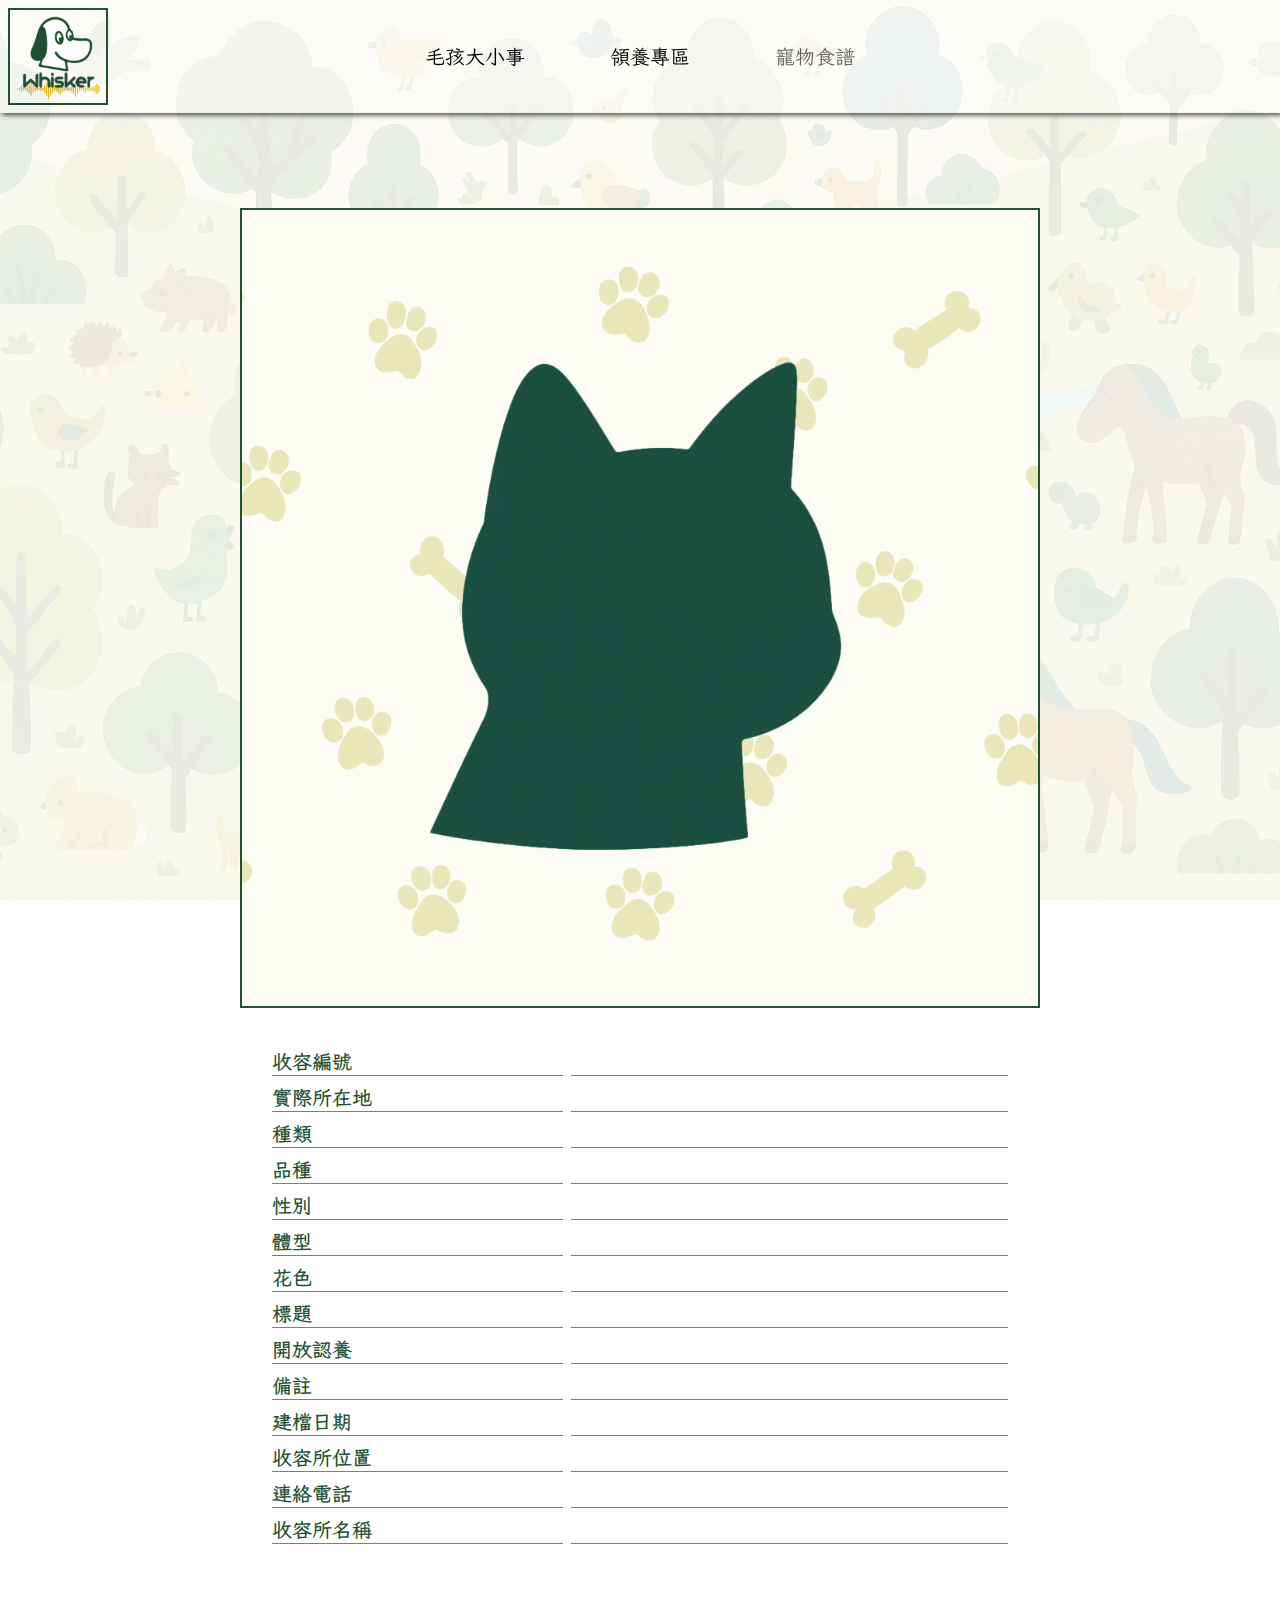
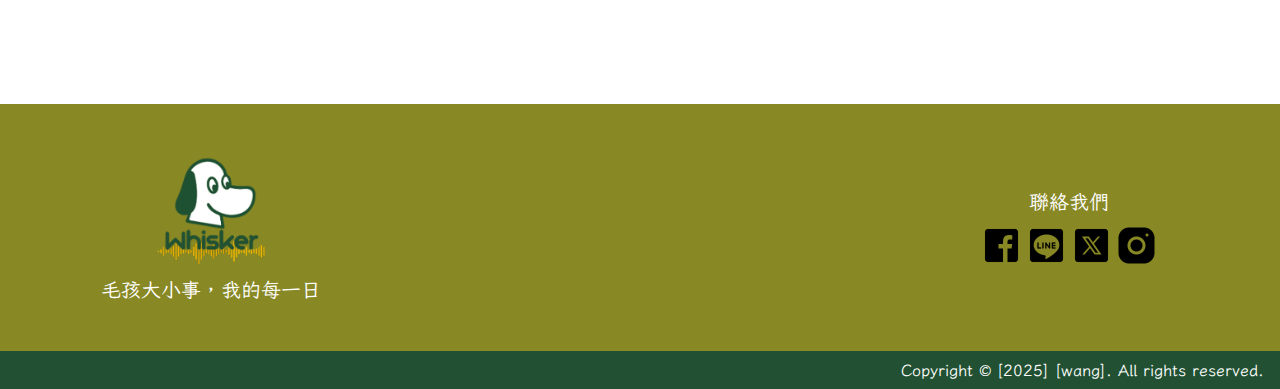
<file: adop-detail.html>
<!DOCTYPE html>
<html lang="zh-TW">

<head>
  <meta charset="UTF-8">
  <meta name="viewport" content="width=device-width, initial-scale=1.0">
  <link rel="shortcut icon" href="./image/favicon.png" type="image/x-icon">
  <title>Whisker | 命定毛孩 | 寵物大小事，我的每一日</title>
  <!-- font -->
  <link rel="preconnect" href="https://fonts.googleapis.com">
  <link rel="preconnect" href="https://fonts.gstatic.com" crossorigin>
  <link href="https://fonts.googleapis.com/css2?family=LXGW+WenKai+TC&display=swap" rel="stylesheet">
  <link rel="stylesheet" href="./style/style.css">
</head>

<body>
  <header>
    <nav class="header__main-nav">
      <div class="header__logo">
        <a href="./index.html"><img src="./image/logo.png" alt=""></a>
      </div>
      <ul class="header__links">
        <li class="header__links-li">
          <button class="header__links-close-btn">
            <img src="./image/icons/close-nav.png" alt="">
          </button>
          <ul class="header__links-link">
            <li><a href="./post-list.html">毛孩大小事</a></li>
            <li><a href="./adoption-page.html">領養專區</a></li>
            <li class="disabled" style="display: none;"><a href="#">義賣捐助</a></li>
            <li class="disabled"><a href="#">寵物食譜</a></li>
          </ul>
        </li>
        <li style="display: none;">
          <ul class="header__links-user">
            <li class="header__links-user-cart"><a href="#"><img src="./image/icons/shopping-cart.png" alt=""></a></li>
            <li class="direction-line"></li>
            <li>
              <a class="header__user" href="#">
                <span class="header__user-image"><img src="./image/icons/male-user.png" alt=""></span>
                <span class="username">Wang/登入</span>
              </a>
              <ul class="header__user-link">
                <li><a href="#">個人設定</a></li>
                <li><a href="#">我的留言</a></li>
                <li><a href="#">我的收藏</a></li>
              </ul>
            </li>
          </ul>
        </li>
        <li class="header__links-aide">
          <ul>
            <li><a href="#"><img src="./image/icons/search.png" alt=""></a></li>
            <li class="direction-line-horizontal"></li>
            <li><a href="#"><img src="./image/icons/sun.png" alt=""></a></li>
            <li class="direction-line-horizontal"></li>
            <li><a href="#"><img src="./image/icons/Increase-font.png" alt=""></a></li>
            <li class="direction-line-horizontal"></li>
            <li><a href="#"><img src="./image/icons/decrease-font.png" alt=""></a></li>
          </ul>
        </li>
      </ul>
      <div class="header__list">
        <div class="header__list-image">
          <img src="./image/icons/menu.png" alt="">
        </div>
      </div>
    </nav>
    <nav class="header__sub-nav" style="display: none;">
      <ul>
        <li><a href="#">命定毛孩</a></li>
      </ul>
    </nav>
  </header>
  <main>
    <section class="main__adoption-detail title__container">
      <!-- <a href="#" class="main__detail-prev-page title-icon title-icon--left-arrow">
        返回上一頁
      </a> -->
      <div class="main__detail-image">
        <img src="" alt="">
      </div>
      <div class="main__detail-info">

      </div>
    </section>
  </main>
  <footer>
    <div class="footer__info">
      <div class="footer__info--logo">
        <a href="#" class="footer__info--logo-image">
          <img src="./image/logo.png" alt="">
        </a>
        <h3 class="footer__info--logo-slogan">毛孩大小事，我的每一日</h3>
      </div>
      <!-- <div class="footer__info--contact">
        <h3>聯絡我們</h3>
        <div class="footer__info--contact-content">
          <p>台中市西屯區台灣大道一段10號之八</p>
          <p>TEL:04-2224-4432</p>
        </div>
      </div> -->
      <div class="footer__info--links">
        <h3>聯絡我們</h3>
        <div class="footer__info--links-content">
          <a href="#">
            <img src="./image/icons/Facebook.png" alt="">
          </a>
          <a href="#">
            <img src="./image/icons/LINE.png" alt="">
          </a>
          <a href="#">
            <img src="./image/icons/X.png" alt="">
          </a>
          <a href="#">
            <img src="./image/icons/Instagram.png" alt="">
          </a>
        </div>
      </div>
      <!-- <div class="footer__info--fb"></div> -->
    </div>
    <div class="footer__copyright">
      Copyright © [2025] [wang]. All rights reserved.
    </div>
  </footer>
  <script src="./script/detail.js"></script>
  <script>
    let header = document.querySelector("header");
    let headerList = header.querySelector(".header__list");
    let headerLinksCloseBtn = header.querySelector(".header__links-close-btn");
    let headerLinks = header.querySelector(".header__links");
    let isHeaderLinksOpen = false;
    // header bg opacity
    let ticking = false;
    function scrollChangeOpacity() {
      if (window.scrollY == 0) {
        header.classList.remove("header--scroll");
      } else {
        header.classList.add("header--scroll");
      }
      ticking = false;
    }
    window.addEventListener("scroll", () => {
      if (!ticking) {
        window.requestAnimationFrame(scrollChangeOpacity);
        ticking = true;
      }
    });
    // nav list
    headerList.addEventListener("click", () => {
      isHeaderLinksOpen = !isHeaderLinksOpen;
      if (isHeaderLinksOpen) {
        headerLinks.classList.add("header__links--open");
      } else {
        headerLinks.classList.remove("header__links--open");
      }
    });
    headerLinksCloseBtn.addEventListener("click", function () {
      isHeaderLinksOpen = false;
      headerLinks.classList.remove("header__links--open");
    });
  </script>
</body>

</html>
</file>
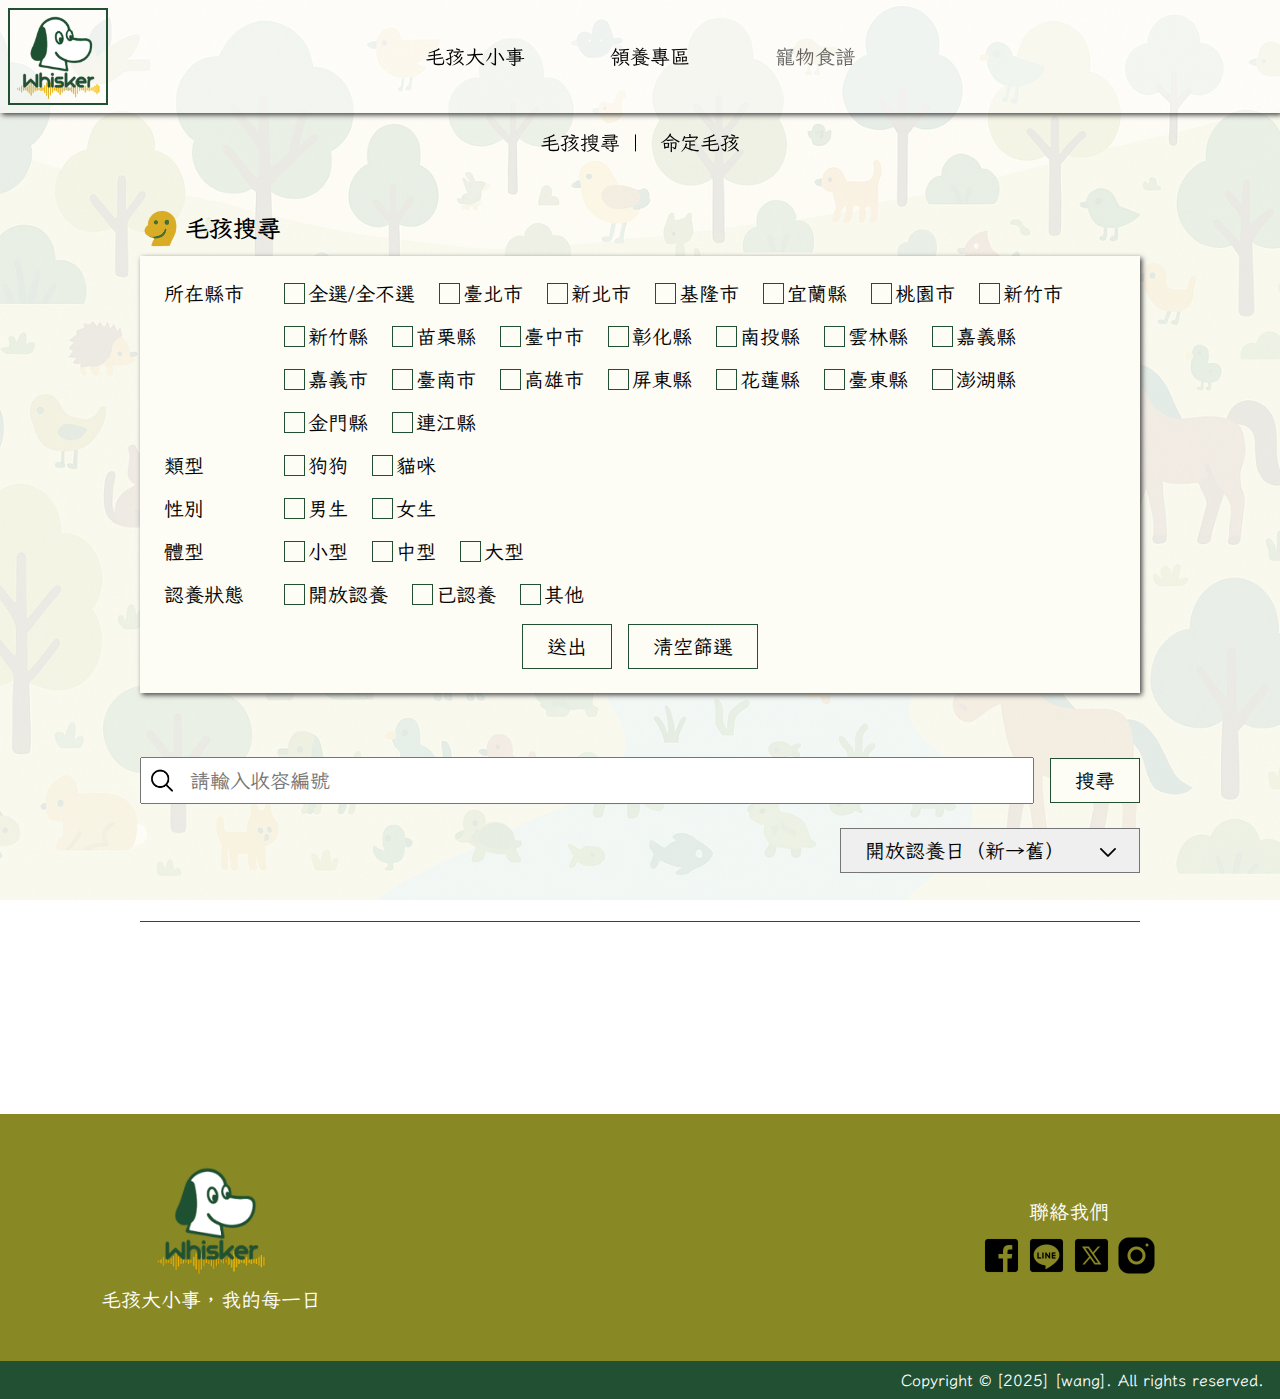
<file: adoption-page.html>
<!DOCTYPE html>
<html lang="zh-TW">

<head>
  <meta charset="UTF-8">
  <meta name="viewport" content="width=device-width, initial-scale=1.0">
  <link rel="shortcut icon" href="./image/favicon.png" type="image/x-icon">
  <title>Whisker | 領養專區 | 寵物大小事，我的每一日</title>
  <!-- font -->
  <link rel="preconnect" href="https://fonts.googleapis.com">
  <link rel="preconnect" href="https://fonts.gstatic.com" crossorigin>
  <link href="https://fonts.googleapis.com/css2?family=LXGW+WenKai+TC&display=swap" rel="stylesheet">
  <link rel="stylesheet" href="./style/style.css">
</head>

<body>
  <header>
    <nav class="header__main-nav">
      <div class="header__logo">
        <a href="./index.html"><img src="./image/logo.png" alt=""></a>
      </div>
      <ul class="header__links">
        <li class="header__links-li">
          <button class="header__links-close-btn">
            <img src="./image/icons/close-nav.png" alt="">
          </button>
          <ul class="header__links-link">
            <li><a href="./post-list.html">毛孩大小事</a></li>
            <li><a href="./adoption-page.html">領養專區</a></li>
            <li class="disabled" style="display: none;"><a href="#">義賣捐助</a></li>
            <li class="disabled"><a href="#">寵物食譜</a></li>
          </ul>
        </li>
        <li style="display: none;">
          <ul class="header__links-user">
            <li class="header__links-user-cart"><a href="#"><img src="./image/icons/shopping-cart.png" alt=""></a></li>
            <li class="direction-line"></li>
            <li>
              <a class="header__user" href="#">
                <span class="header__user-image"><img src="./image/icons/male-user.png" alt=""></span>
                <span class="username">Wang/登入</span>
              </a>
              <ul class="header__user-link">
                <li><a href="#">個人設定</a></li>
                <li><a href="#">我的留言</a></li>
                <li><a href="#">我的收藏</a></li>
              </ul>
            </li>
          </ul>
        </li>
        <li class="header__links-aide">
          <ul>
            <li><a href="#"><img src="./image/icons/search.png" alt=""></a></li>
            <li class="direction-line-horizontal"></li>
            <li><a href="#"><img src="./image/icons/sun.png" alt=""></a></li>
            <li class="direction-line-horizontal"></li>
            <li><a href="#"><img src="./image/icons/Increase-font.png" alt=""></a></li>
            <li class="direction-line-horizontal"></li>
            <li><a href="#"><img src="./image/icons/decrease-font.png" alt=""></a></li>
          </ul>
        </li>
      </ul>
      <div class="header__list">
        <div class="header__list-image">
          <img src="./image/icons/menu.png" alt="">
        </div>
      </div>
    </nav>
    <nav class="header__sub-nav">
      <ul>
        <li><a href="#">毛孩搜尋</a></li>
        <li><a href="#adoption_life-pet">命定毛孩</a></li>
      </ul>
    </nav>
  </header>
  <main class="adoption">
    <section class="main__form title__container">
      <h2 class="title-icon title-icon--snake2">毛孩搜尋</h2>
      <form action="" class="main__filter">
        <div class="main__filter-item" data-key="city">
          <h3>所在縣市</h3>
          <div class="main__filter-list main__filter-list--city">
            <div class="main__filter-all-option">
              <input type="checkbox" name="all-city-option" id="all-city-option">
              <label for="all-city-option">全選/全不選</label>
            </div>
          </div>
        </div>
        <div class="main__filter-item" data-key="type">
          <h3>類型</h3>
          <div class="main__filter-list main__filter-list--type">
            <div class="main__filter-option">
              <input type="checkbox" name="adoption-filter-dog" id="adoption-filter-dog" value="狗">
              <label for="adoption-filter-dog">狗狗</label>
            </div>
            <div class="main__filter-option">
              <input type="checkbox" name="adoption-filter-cat" id="adoption-filter-cat" value="貓">
              <label for="adoption-filter-cat">貓咪</label>
            </div>
          </div>
        </div>
        <div class="main__filter-item" data-key="gender">
          <h3>性別</h3>
          <div class="main__filter-list main__filter-list--gender">
            <div class="main__filter-option">
              <input type="checkbox" name="adoption-filter-boy" id="adoption-filter-boy" value="M">
              <label for="adoption-filter-boy">男生</label>
            </div>
            <div class="main__filter-option">
              <input type="checkbox" name="adoption-filter-girl" id="adoption-filter-girl" value="F">
              <label for="adoption-filter-girl">女生</label>
            </div>
          </div>
        </div>
        <div class="main__filter-item" data-key="bodytype">
          <h3>體型</h3>
          <div class="main__filter-list main__filter-list--bodytype">
            <div class="main__filter-option">
              <input type="checkbox" name="adoption-filter-small" id="adoption-filter-small" value="SMALL">
              <label for="adoption-filter-small">小型</label>
            </div>
            <div class="main__filter-option">
              <input type="checkbox" name="adoption-filter-medium" id="adoption-filter-medium" value="MEDIUM">
              <label for="adoption-filter-medium">中型</label>
            </div>
            <div class="main__filter-option">
              <input type="checkbox" name="adoption-filter-large" id="adoption-filter-large" value="LARGE">
              <label for="adoption-filter-large">大型</label>
            </div>
          </div>
        </div>
        <div class="main__filter-item" data-key="status">
          <h3>認養狀態</h3>
          <div class="main__filter-list main__filter-list--status">
            <div class="main__filter-option">
              <input type="checkbox" name="adoption-filter-open" id="adoption-filter-open" value="OPEN">
              <label for="adoption-filter-open">開放認養</label>
            </div>
            <div class="main__filter-option">
              <input type="checkbox" name="adoption-filter-adopted" id="adoption-filter-adopted" value="ADOPTED">
              <label for="adoption-filter-adopted">已認養</label>
            </div>
            <div class="main__filter-option">
              <input type="checkbox" name="adoption-filter-other" id="adoption-filter-other" value="OTHER">
              <label for="adoption-filter-other">其他</label>
            </div>
          </div>
        </div>
        <div class="main__filter-control">
          <button type="submit" class="main__filter-submit">送出</button>
          <button type="reset" class="main__filter-reset">清空篩選</button>
        </div>
      </form>
    </section>
    <section class="main__control">
      <div class="main__control-search">
        <div class="main__control-area">
          <label for="control-search"></label>
          <input type="text" placeholder="請輸入收容編號" id="control-search-input" maxlength="20">
        </div>
        <button type="button" id="control-search-submit" class="control-search-submit">搜尋</button>
        <div class="main__control-search-notice"></div>
      </div>
      <div class="main__control-sort">
        <select name="" id="control-select">
          <option value="opendate-asc">開放認養日（新→舊）</option>
          <option value="opendate-desc">開放認養日（舊→新）</option>
          <option value="update-asc">最後更新時間（新→舊）</option>
          <option value="update-desc">最後更新時間（舊→新）</option>
          <option value="createtime-asc">資料建立時間（新→舊）</option>
          <option value="createtime-desc">資料建立時間（舊→新）</option>
        </select>
      </div>
    </section>
    <section class="main__cards-container" id="adoption_life-pet" style="scroll-margin-top:180px;">
      <!-- <a class="main__cards-card" href="#">
        <div class="main__cards-card-main">
          <div class="main__cards-card-main-image">
            <img src="./image/Rectangle 51.png" alt="">
            <div class="main__cards-card-main-type">
              <img src="./image/icons/dog.png" alt="">
            </div>
          </div>
          <div class="main__cards-card-main-status">
            開放領養
          </div>
          <div class="main__cards-card-main-gender">
            <img src="./image/icons/boy.png" alt="">
          </div>
          <div class="main__cards-card-main-city">
            花蓮縣
          </div>
        </div>
        <div class="main__cards-card-info">
          <div class="main__cards-card-info-place">實際所在地</div>
          <div class="main__cards-card-info-bodyType">體型大小</div>
          <div class="main__cards-card-info-createtime">入園時間</div>
          <div class="main__cards-card-info-subid">收容編號</div>
        </div>
      </a> -->
    </section>
  </main>
  <footer>
    <div class="footer__info">
      <div class="footer__info--logo">
        <a href="#" class="footer__info--logo-image">
          <img src="./image/logo.png" alt="">
        </a>
        <h3 class="footer__info--logo-slogan">毛孩大小事，我的每一日</h3>
      </div>
      <!-- <div class="footer__info--contact">
        <h3>聯絡我們</h3>
        <div class="footer__info--contact-content">
          <p>台中市西屯區台灣大道一段10號之八</p>
          <p>TEL:04-2224-4432</p>
        </div>
      </div> -->
      <div class="footer__info--links">
        <h3>聯絡我們</h3>
        <div class="footer__info--links-content">
          <a href="#">
            <img src="./image/icons/Facebook.png" alt="">
          </a>
          <a href="#">
            <img src="./image/icons/LINE.png" alt="">
          </a>
          <a href="#">
            <img src="./image/icons/X.png" alt="">
          </a>
          <a href="#">
            <img src="./image/icons/Instagram.png" alt="">
          </a>
        </div>
      </div>
      <!-- <div class="footer__info--fb"></div> -->
    </div>
    <div class="footer__copyright">
      Copyright © [2025] [wang]. All rights reserved.
    </div>
  </footer>
  <script src="./script/adoption-filter.js"></script>
  <script>
    let header = document.querySelector("header");
    let headerList = header.querySelector(".header__list");
    let headerLinksCloseBtn = header.querySelector(".header__links-close-btn");
    let headerLinks = header.querySelector(".header__links");
    let isHeaderLinksOpen = false;
    // header bg opacity
    let ticking = false;
    function scrollChangeOpacity() {
      if (window.scrollY == 0) {
        header.classList.remove("header--scroll");
      } else {
        header.classList.add("header--scroll");
      }
      ticking = false;
    }
    window.addEventListener("scroll", () => {
      if (!ticking) {
        window.requestAnimationFrame(scrollChangeOpacity);
        ticking = true;
      }
    });
    // nav list
    headerList.addEventListener("click", () => {
      isHeaderLinksOpen = !isHeaderLinksOpen;
      if (isHeaderLinksOpen) {
        headerLinks.classList.add("header__links--open");
      } else {
        headerLinks.classList.remove("header__links--open");
      }
    });
    headerLinksCloseBtn.addEventListener("click", function () {
      isHeaderLinksOpen = false;
      headerLinks.classList.remove("header__links--open");
    });
  </script>
</body>

</html>
</file>
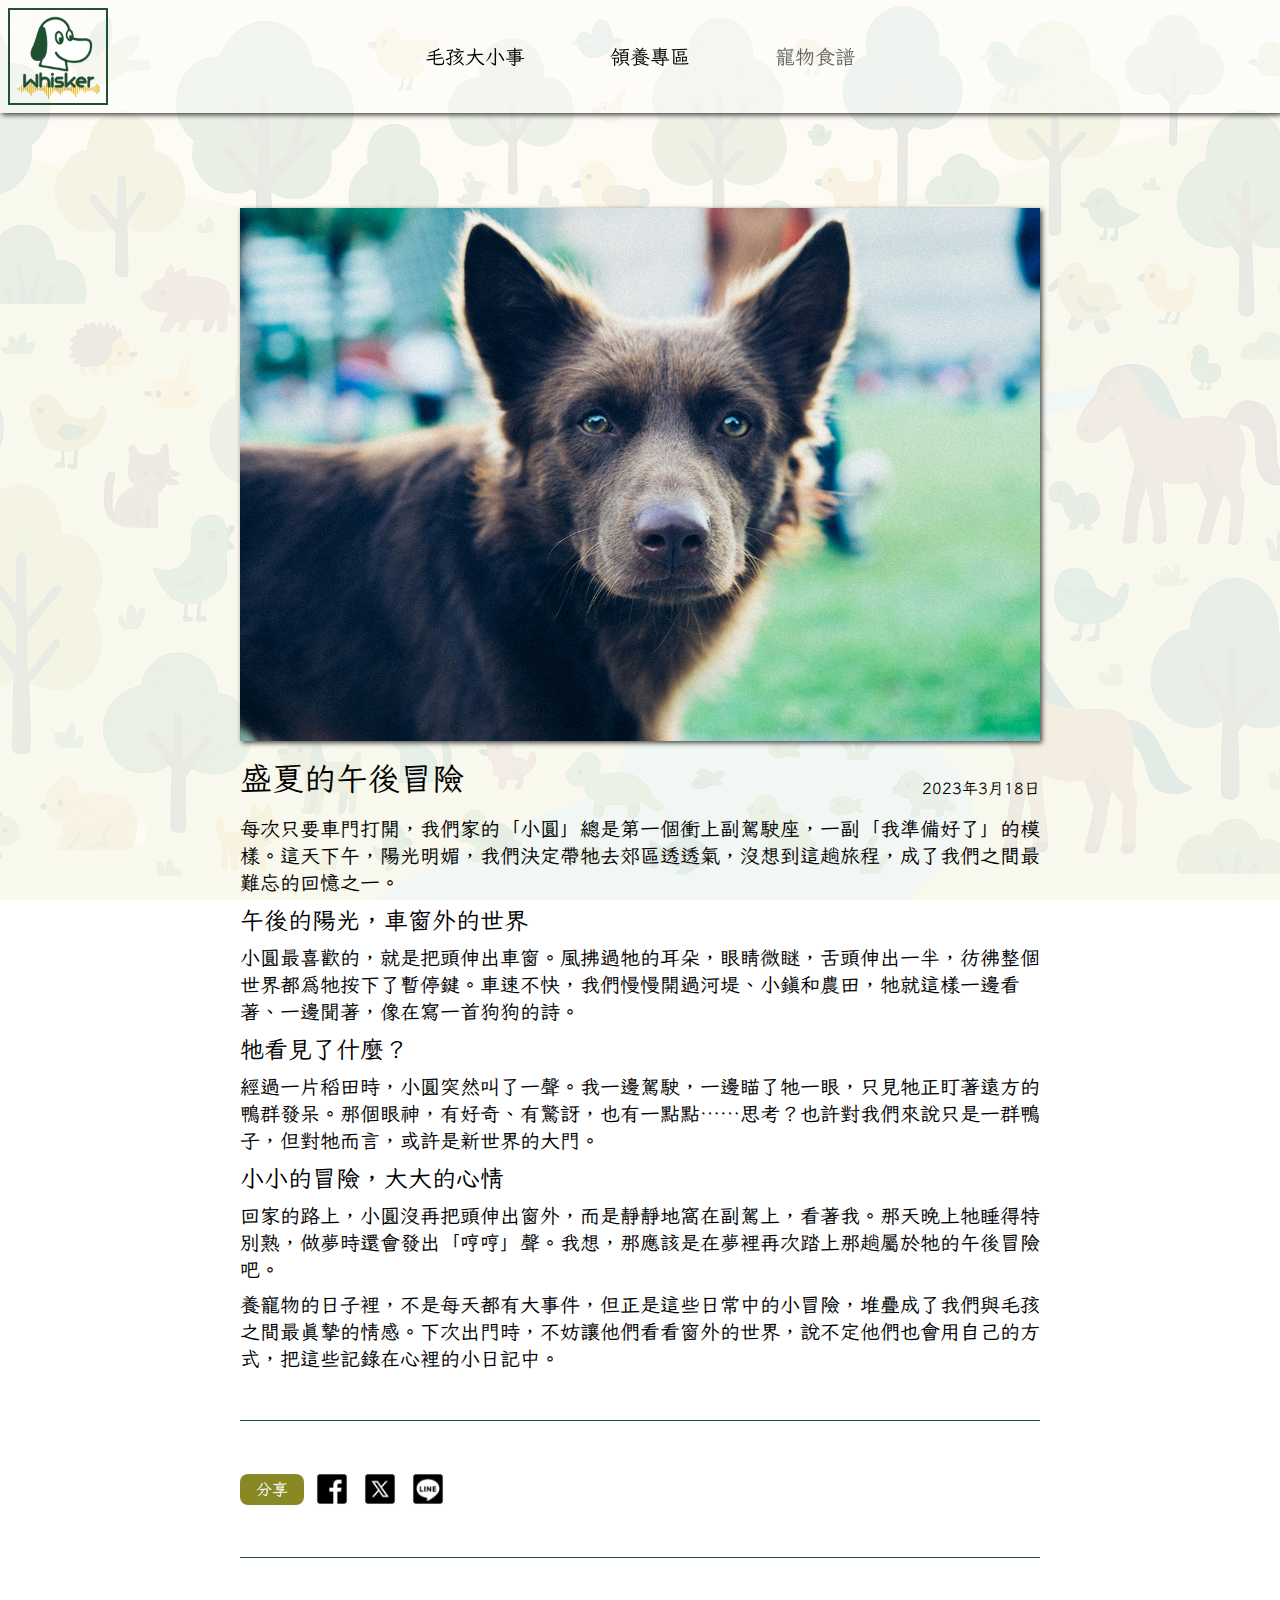
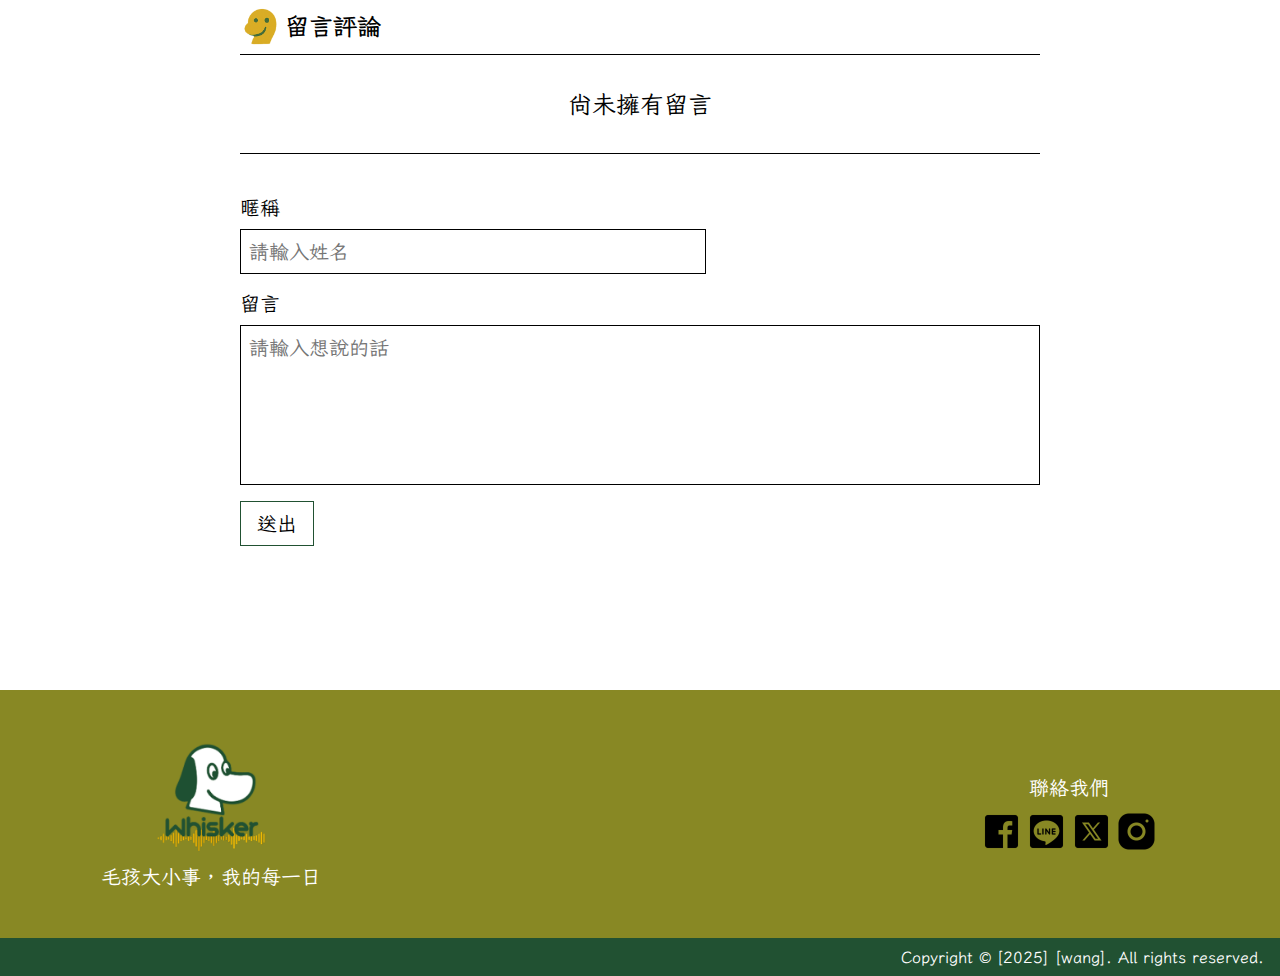
<file: post-detail.html>
<!DOCTYPE html>
<html lang="zh-TW">

<head>
  <meta charset="UTF-8">
  <meta name="viewport" content="width=device-width, initial-scale=1.0">
  <link rel="shortcut icon" href="./image/favicon.png" type="image/x-icon">
  <title>Whisker | 盛夏的午後冒險 | 寵物大小事，我的每一日</title>
  <!-- font -->
  <link rel="preconnect" href="https://fonts.googleapis.com">
  <link rel="preconnect" href="https://fonts.gstatic.com" crossorigin>
  <link href="https://fonts.googleapis.com/css2?family=LXGW+WenKai+TC&display=swap" rel="stylesheet">
  <link rel="stylesheet" href="./style/style.css">
</head>

<body>
  <header>
    <nav class="header__main-nav">
      <div class="header__logo">
        <a href="./index.html"><img src="./image/logo.png" alt=""></a>
      </div>
      <ul class="header__links">
        <li class="header__links-li">
          <button class="header__links-close-btn">
            <img src="./image/icons/close-nav.png" alt="">
          </button>
          <ul class="header__links-link">
            <li><a href="./post-list.html">毛孩大小事</a></li>
            <li><a href="./adoption-page.html">領養專區</a></li>
            <li class="disabled" style="display: none;"><a href="#">義賣捐助</a></li>
            <li class="disabled"><a href="#">寵物食譜</a></li>
          </ul>
        </li>
        <li style="display: none;">
          <ul class="header__links-user">
            <li class="header__links-user-cart"><a href="#"><img src="./image/icons/shopping-cart.png" alt=""></a></li>
            <li class="direction-line"></li>
            <li>
              <a class="header__user" href="#">
                <span class="header__user-image"><img src="./image/icons/male-user.png" alt=""></span>
                <span class="username">Wang/登入</span>
              </a>
              <ul class="header__user-link">
                <li><a href="#">個人設定</a></li>
                <li><a href="#">我的留言</a></li>
                <li><a href="#">我的收藏</a></li>
              </ul>
            </li>
          </ul>
        </li>
        <li class="header__links-aide">
          <ul>
            <li><a href="#"><img src="./image/icons/search.png" alt=""></a></li>
            <li class="direction-line-horizontal"></li>
            <li><a href="#"><img src="./image/icons/sun.png" alt=""></a></li>
            <li class="direction-line-horizontal"></li>
            <li><a href="#"><img src="./image/icons/Increase-font.png" alt=""></a></li>
            <li class="direction-line-horizontal"></li>
            <li><a href="#"><img src="./image/icons/decrease-font.png" alt=""></a></li>
          </ul>
        </li>
      </ul>
      <div class="header__list">
        <div class="header__list-image">
          <img src="./image/icons/menu.png" alt="">
        </div>
      </div>
    </nav>
    <nav class="header__sub-nav" style="display: none;">
      <ul>
        <li><a href="#">命定毛孩</a></li>
      </ul>
    </nav>
  </header>
  <main class="main__post">
    <section class="main__post-detail">
      <div class="main__detail-image">
        <img src="./image/post/post-6.png" alt="">
      </div>
      <div class="main__detail-info">
        <div class="main__info-title">
          <h1>盛夏的午後冒險</h1>
          <time datetime="2023-03-18">2023年3月18日</time>
        </div>
        <article class="main__info-content">
          <p>每次只要車門打開，我們家的「小圓」總是第一個衝上副駕駛座，一副「我準備好了」的模樣。這天下午，陽光明媚，我們決定帶牠去郊區透透氣，沒想到這趟旅程，成了我們之間最難忘的回憶之一。</p>

          <h2>午後的陽光，車窗外的世界</h2>
          <p>小圓最喜歡的，就是把頭伸出車窗。風拂過牠的耳朵，眼睛微瞇，舌頭伸出一半，彷彿整個世界都為牠按下了暫停鍵。車速不快，我們慢慢開過河堤、小鎮和農田，牠就這樣一邊看著、一邊聞著，像在寫一首狗狗的詩。</p>

          <h2>牠看見了什麼？</h2>
          <p>經過一片稻田時，小圓突然叫了一聲。我一邊駕駛，一邊瞄了牠一眼，只見牠正盯著遠方的鴨群發呆。那個眼神，有好奇、有驚訝，也有一點點……思考？也許對我們來說只是一群鴨子，但對牠而言，或許是新世界的大門。</p>

          <h2>小小的冒險，大大的心情</h2>
          <p>回家的路上，小圓沒再把頭伸出窗外，而是靜靜地窩在副駕上，看著我。那天晚上牠睡得特別熟，做夢時還會發出「哼哼」聲。我想，那應該是在夢裡再次踏上那趟屬於牠的午後冒險吧。</p>

          <p>養寵物的日子裡，不是每天都有大事件，但正是這些日常中的小冒險，堆疊成了我們與毛孩之間最真摯的情感。下次出門時，不妨讓他們看看窗外的世界，說不定他們也會用自己的方式，把這些記錄在心裡的小日記中。</p>
        </article>
      </div>
    </section>
    <section class="main__post-links">
      <div class="main__post-link main__post-link--share">
        <a href="#" class="main__post-link--share-url">
          分享
        </a>
        <a href="#">
          <img src="./image/icons/Facebook.png" alt="">
        </a>
        <a href="#">
          <img src="./image/icons/X.png" alt="">
        </a>
        <a href="#">
          <img src="./image/icons/LINE.png" alt="">
        </a>
      </div>
      <!-- <div class="main__post-link main__post-link--views"></div> -->
    </section>
    <section class="main__message title__container">
      <h2 class="title-icon title-icon--snake2">留言評論</h2>
      <div class="main__message-board">
        <div class="main__message-show main__message-show--no-comment">
          <!-- 尚未擁有留言 --no-comment -->
          <!-- <div class="main__below">
            <div class="main__below-info">
              <div class="main__below-name">柚子</div>
              <div class="main__below-time">2024-01-12 09:34:27</div>
            </div>
            <div class="main__below-message">阿圓真是可愛！</div>
          </div> -->

        </div>
        <div class="main__message-area">
          <div class="main__message-box">
            <div class="main__message-name">
              <label for="username">暱稱</label>
              <input id="username" type="text" class="main__message-username" required placeholder="請輸入姓名" />
            </div>
            <div class="main__message-textarea">
              <label for="main__message-board">留言</label>
              <textarea class="main__message-board" name="main__message-board" id="main__message-board" required
                placeholder="請輸入想說的話" minlength="1" maxlength="100"></textarea>
            </div>
          </div>
          <div class="main__message-submit">
            <button class="submit">送出</button>
            <button class="clear-all-below" style="display: none;">清除所有留言</button>
          </div>
        </div>
      </div>
    </section>
  </main>
  <footer>
    <div class="footer__info">
      <div class="footer__info--logo">
        <a href="#" class="footer__info--logo-image">
          <img src="./image/logo.png" alt="">
        </a>
        <h3 class="footer__info--logo-slogan">毛孩大小事，我的每一日</h3>
      </div>
      <!-- <div class="footer__info--contact">
        <h3>聯絡我們</h3>
        <div class="footer__info--contact-content">
          <p>台中市西屯區台灣大道一段10號之八</p>
          <p>TEL:04-2224-4432</p>
        </div>
      </div> -->
      <div class="footer__info--links">
        <h3>聯絡我們</h3>
        <div class="footer__info--links-content">
          <a href="#">
            <img src="./image/icons/Facebook.png" alt="">
          </a>
          <a href="#">
            <img src="./image/icons/LINE.png" alt="">
          </a>
          <a href="#">
            <img src="./image/icons/X.png" alt="">
          </a>
          <a href="#">
            <img src="./image/icons/Instagram.png" alt="">
          </a>
        </div>
      </div>
      <!-- <div class="footer__info--fb"></div> -->
    </div>
    <div class="footer__copyright">
      Copyright © [2025] [wang]. All rights reserved.
    </div>
  </footer>
  <script src="./script/post-detail.js"></script>
  <script>
    let header = document.querySelector("header");
    let headerList = header.querySelector(".header__list");
    let headerLinksCloseBtn = header.querySelector(".header__links-close-btn");
    let headerLinks = header.querySelector(".header__links");
    let isHeaderLinksOpen = false;
    // header bg opacity
    let ticking = false;
    function scrollChangeOpacity() {
      if (window.scrollY == 0) {
        header.classList.remove("header--scroll");
      } else {
        header.classList.add("header--scroll");
      }
      ticking = false;
    }
    window.addEventListener("scroll", () => {
      if (!ticking) {
        window.requestAnimationFrame(scrollChangeOpacity);
        ticking = true;
      }
    });
    // nav list
    headerList.addEventListener("click", () => {
      isHeaderLinksOpen = !isHeaderLinksOpen;
      if (isHeaderLinksOpen) {
        headerLinks.classList.add("header__links--open");
      } else {
        headerLinks.classList.remove("header__links--open");
      }
    });
    headerLinksCloseBtn.addEventListener("click", function () {
      isHeaderLinksOpen = false;
      headerLinks.classList.remove("header__links--open");
    });
  </script>
</body>

</html>
</file>
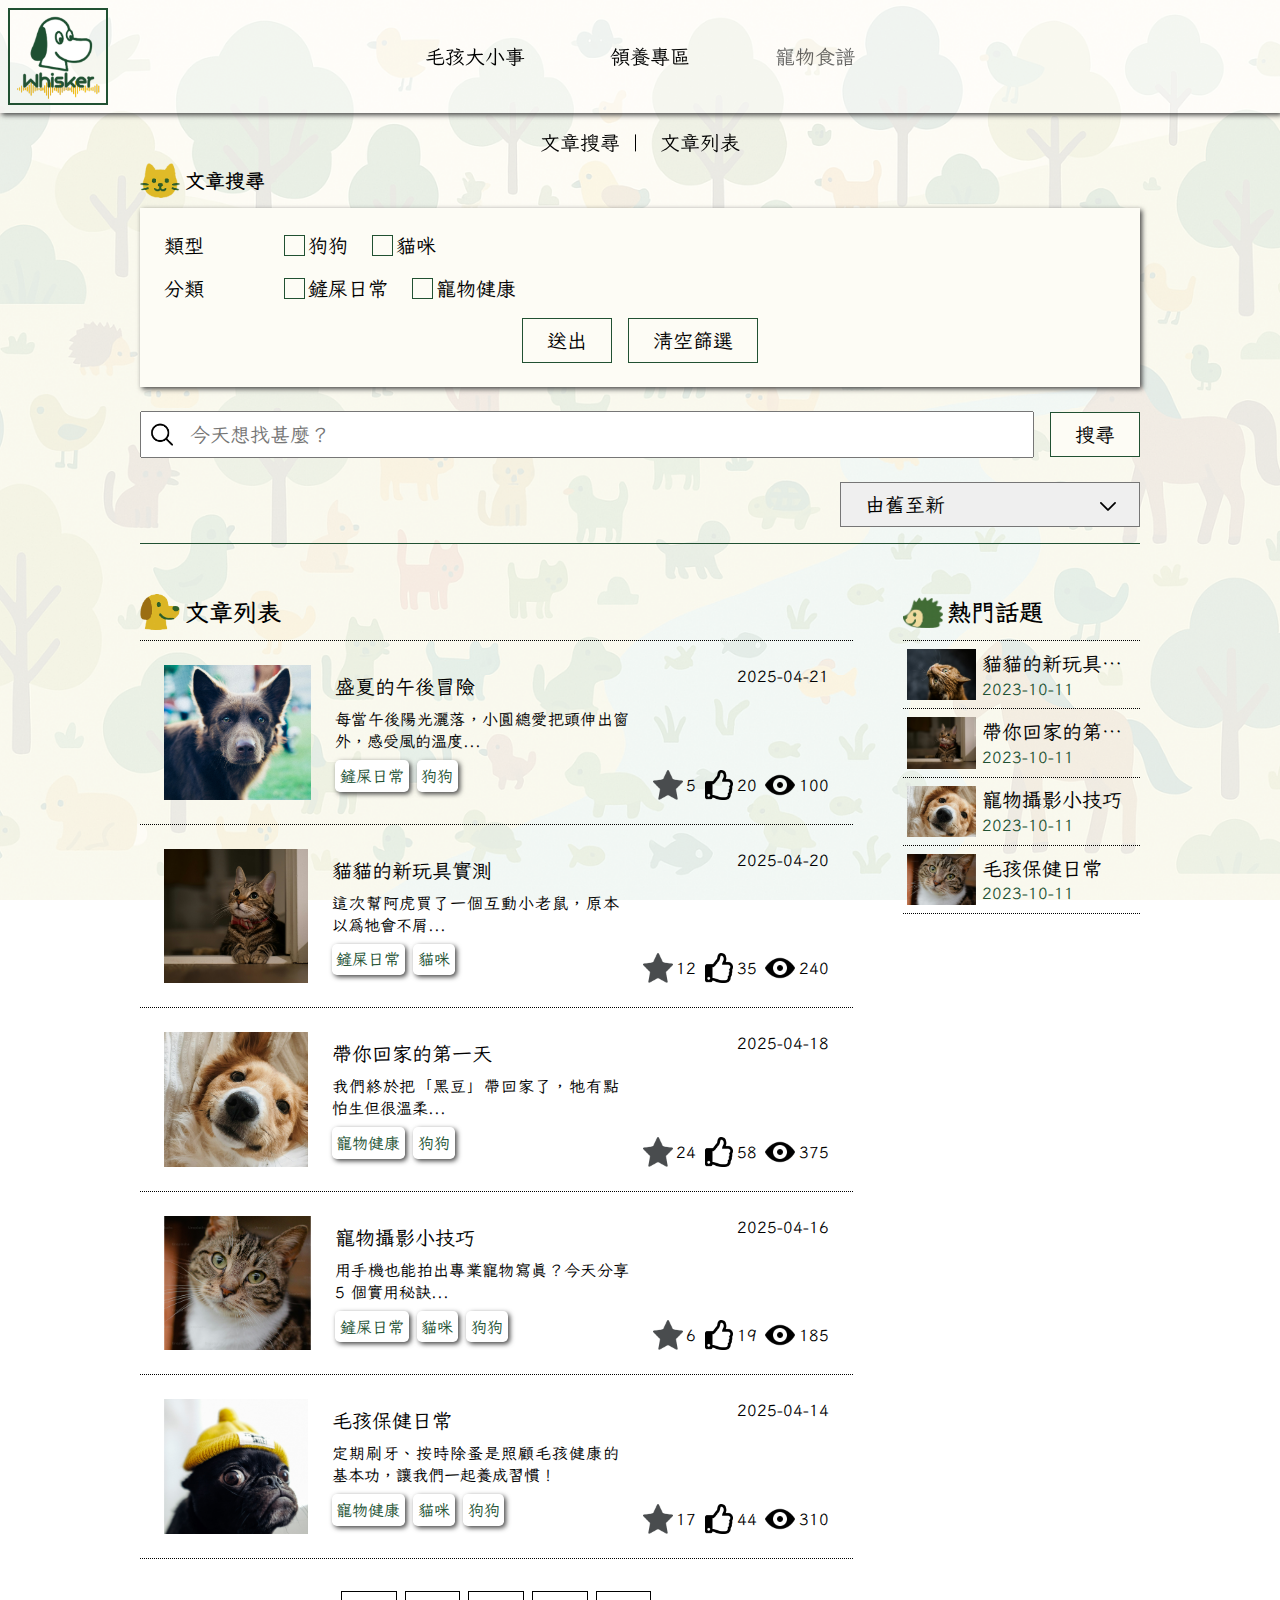
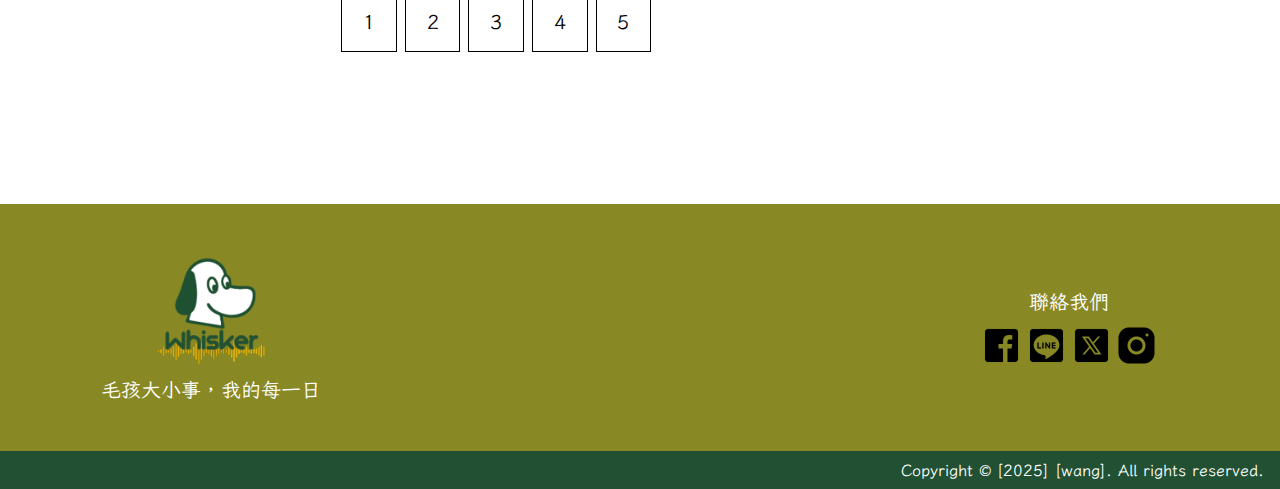
<file: post-list.html>
<!DOCTYPE html>
<html lang="zh-TW">

<head>
  <meta charset="UTF-8">
  <meta name="viewport" content="width=device-width, initial-scale=1.0">
  <link rel="shortcut icon" href="./image/favicon.png" type="image/x-icon">
  <title>Whisker | 文章列表 | 寵物大小事，我的每一日</title>
  <!-- font -->
  <link rel="preconnect" href="https://fonts.googleapis.com">
  <link rel="preconnect" href="https://fonts.gstatic.com" crossorigin>
  <link href="https://fonts.googleapis.com/css2?family=LXGW+WenKai+TC&display=swap" rel="stylesheet">
  <link rel="stylesheet" href="./style/style.css">
</head>

<body>
  <header>
    <nav class="header__main-nav">
      <div class="header__logo">
        <a href="./index.html"><img src="./image/logo.png" alt=""></a>
      </div>
      <ul class="header__links">
        <li class="header__links-li">
          <button class="header__links-close-btn">
            <img src="./image/icons/close-nav.png" alt="">
          </button>
          <ul class="header__links-link">
            <li><a href="./post-list.html">毛孩大小事</a></li>
            <li><a href="./adoption-page.html">領養專區</a></li>
            <li class="disabled" style="display: none;"><a href="#">義賣捐助</a></li>
            <li class="disabled"><a href="#">寵物食譜</a></li>
          </ul>
        </li>
        <li style="display: none;">
          <ul class="header__links-user">
            <li class="header__links-user-cart"><a href="#"><img src="./image/icons/shopping-cart.png" alt=""></a></li>
            <li class="direction-line"></li>
            <li>
              <a class="header__user" href="#">
                <span class="header__user-image"><img src="./image/icons/male-user.png" alt=""></span>
                <span class="username">Wang/登入</span>
              </a>
              <ul class="header__user-link">
                <li><a href="#">個人設定</a></li>
                <li><a href="#">我的留言</a></li>
                <li><a href="#">我的收藏</a></li>
              </ul>
            </li>
          </ul>
        </li>
        <li class="header__links-aide">
          <ul>
            <li><a href="#"><img src="./image/icons/search.png" alt=""></a></li>
            <li class="direction-line-horizontal"></li>
            <li><a href="#"><img src="./image/icons/sun.png" alt=""></a></li>
            <li class="direction-line-horizontal"></li>
            <li><a href="#"><img src="./image/icons/Increase-font.png" alt=""></a></li>
            <li class="direction-line-horizontal"></li>
            <li><a href="#"><img src="./image/icons/decrease-font.png" alt=""></a></li>
          </ul>
        </li>
      </ul>
      <div class="header__list">
        <div class="header__list-image">
          <img src="./image/icons/menu.png" alt="">
        </div>
      </div>
    </nav>
    <nav class="header__sub-nav">
      <ul>
        <li><a href="#">文章搜尋</a></li>
        <li><a href="#blog_main-container">文章列表</a></li>
      </ul>
    </nav>
  </header>
  <main class="blog">
    <section class="blog__main-control title__container main__control">
      <div class="main__title--group">
        <h2 class="title-icon title-icon--cat">文章搜尋</h2>
      </div>
      <form action="" class="main__filter">
        <div class="main__filter-item" data-key="type">
          <h3>類型</h3>
          <div class="main__filter-list main__filter-list--type">
            <div class="main__filter-option">
              <input type="checkbox" name="adoption-filter-dog" id="adoption-filter-dog" value="狗狗">
              <label for="adoption-filter-dog">狗狗</label>
            </div>
            <div class="main__filter-option">
              <input type="checkbox" name="adoption-filter-cat" id="adoption-filter-cat" value="貓咪">
              <label for="adoption-filter-cat">貓咪</label>
            </div>
          </div>
        </div>
        <div class="main__filter-item" data-key="list-type">
          <h3>分類</h3>
          <div class="main__filter-list main__filter-list--gender">
            <div class="main__filter-option">
              <input type="checkbox" name="adoption-filter-boy" id="adoption-filter-boy" value="鏟屎日常">
              <label for="adoption-filter-boy">鏟屎日常</label>
            </div>
            <div class="main__filter-option">
              <input type="checkbox" name="adoption-filter-girl" id="adoption-filter-girl" value="寵物健康">
              <label for="adoption-filter-girl">寵物健康</label>
            </div>
          </div>
        </div>
        <div class="main__filter-control">
          <button type="submit" class="main__filter-submit">送出</button>
          <button type="reset" class="main__filter-reset">清空篩選</button>
        </div>
      </form>
      <div class="main__control-search main__control-search--blog">
        <div class="main__control-area">
          <label for="control-search"></label>
          <input type="text" placeholder="今天想找甚麼？" id="post_list-search-input" maxlength="20">
        </div>
        <button type="button" id="post_list-search-submit" class="control-search-submit">搜尋</button>
        <div class="main__control-search-notice"></div>
      </div>
      <div class="main__control-sort main__control-sort--blog">
        <select name="" id="post_list-select">
          <option value="update-asc">由舊至新</option>
          <option value="update-desc">由新至舊</option>
        </select>
      </div>
    </section>
    <section class="blog__main-container main__content" id="blog_main-container">
      <div class="blog__main-list title__container">
        <div class="main__title--group">
          <h2 class="title-icon title-icon--dog">文章列表</h2>
        </div>
        <div class="blog__main-list-main">
          <!-- <a href="#" class="blog__main-card">
            <div class="blog__main-card-image">
              <img src="./image/carousel/large-group-1.jpg" alt="">
            </div>
            <div class="blog__main-card-content">
              <h3>文章title</h3>
              <p>Lorem ipsum dolor, sit amet consectetur adipisicing elit. Omnis, laboriosam. Neque suscipit quae
                temporibus nulla, ullam nostrum ipsum esse nisi accusamus...閱讀更多</p>
              <div class="blog__main-card-tags">
                <span class="card__tag card__tag--cat">分類標籤</span>
                <span class="card__tag">分類標籤</span>
                <span class="card__tag">分類標籤</span>
              </div>
            </div>
            <div class="blog__main-card-info">
              <div class="blog__main-card-time">2025-04-21</div>
              <div class="blog__main-card-labels">
                <div class="blog__main-card-label">
                  <span class="blog__main-card-icon blog__main-card-icon--subscribe">
                    <img src="./image/icons/bookmarked.png" alt="">
                  </span>
                  <div class="blog__main-count">5</div>
                </div>
                <div class="blog__main-card-label">
                  <span class="blog__main-card-icon blog__main-card-icon--like">
                    <img src="./image/icons/liked.png" alt="">
                  </span>

                  <div class="blog__main-count">20</div>
                </div>

                <div class="blog__main-card-label"><span class="blog__main-card-icon blog__main-card-icon--eye">
                    <img src="./image/icons/viewed.png" alt="">
                  </span>
                  <div class="blog__main-count">100</div>
                </div>
              </div>
            </div>
          </a> -->
        </div>
        <div class="blog__pagination">
          <button type="button" class="blog__pagination-item" data-index="1">1</button>
          <button type="button" class="blog__pagination-item" data-index="2">2</button>
          <button type="button" class="blog__pagination-item" data-index="3">3</button>
          <button type="button" class="blog__pagination-item" data-index="4">4</button>
          <button type="button" class="blog__pagination-item" data-index="5">5</button>
        </div>
      </div>
      <aside class="blog__hot">
        <div class="main__aside-hot">
          <div class="main__title--group">
            <h2 class="title-icon title-icon--hedgehog">熱門話題</h2>
          </div>
          <div class="main__cards main__cards--aside">
            <a href="#" class="main__cards-card main__cards-card--aside">
              <div class="main__cards-card-img">
                <img src="./image/post/post-7.png" alt="">
              </div>
              <div class="main__cards-card-area">
                <h3>貓貓的新玩具實測</h3>
                <div class="main__card-info">
                  <div class="main__tags">
                    <span class="card__tag card__tag--cat">貓咪</span>
                    <span class="card__tag card__tag--day">寵物日常</span>
                  </div>
                  <div class="main__card-info-time">2023-10-11</div>
                </div>
              </div>
            </a>
            <a href="#" class="main__cards-card main__cards-card--aside">
              <div class="main__cards-card-img">
                <img src="./image/post/post-2.png" alt="">
              </div>
              <div class="main__cards-card-area">
                <h3>帶你回家的第一天</h3>
                <div class="main__card-info">
                  <div class="main__tags">
                    <span class="card__tag card__tag--cat">貓咪</span>
                    <span class="card__tag card__tag--day">寵物日常</span>
                  </div>
                  <div class="main__card-info-time">2023-10-11</div>
                </div>
              </div>
            </a>
            <a href="#" class="main__cards-card main__cards-card--aside">
              <div class="main__cards-card-img">
                <img src="./image/post/post-3.png" alt="">
              </div>
              <div class="main__cards-card-area">
                <h3>寵物攝影小技巧</h3>
                <div class="main__card-info">
                  <div class="main__tags">
                    <span class="card__tag card__tag--cat">貓咪</span>
                    <span class="card__tag card__tag--day">寵物日常</span>
                  </div>
                  <div class="main__card-info-time">2023-10-11</div>
                </div>
              </div>
            </a>
            <a href="#" class="main__cards-card main__cards-card--aside">
              <div class="main__cards-card-img">
                <img src="./image/post/post-4.png" alt="">
              </div>
              <div class="main__cards-card-area">
                <h3>毛孩保健日常</h3>
                <div class="main__card-info">
                  <div class="main__tags">
                    <span class="card__tag card__tag--cat">貓咪</span>
                    <span class="card__tag card__tag--day">寵物日常</span>
                  </div>
                  <div class="main__card-info-time">2023-10-11</div>
                </div>
              </div>
            </a>
          </div>
        </div>
      </aside>
    </section>
  </main>
  <footer>
    <div class="footer__info">
      <div class="footer__info--logo">
        <a href="#" class="footer__info--logo-image">
          <img src="./image/logo.png" alt="">
        </a>
        <h3 class="footer__info--logo-slogan">毛孩大小事，我的每一日</h3>
      </div>
      <!-- <div class="footer__info--contact">
        <h3>聯絡我們</h3>
        <div class="footer__info--contact-content">
          <p>台中市西屯區台灣大道一段10號之八</p>
          <p>TEL:04-2224-4432</p>
        </div>
      </div> -->
      <div class="footer__info--links">
        <h3>聯絡我們</h3>
        <div class="footer__info--links-content">
          <a href="#">
            <img src="./image/icons/Facebook.png" alt="">
          </a>
          <a href="#">
            <img src="./image/icons/LINE.png" alt="">
          </a>
          <a href="#">
            <img src="./image/icons/X.png" alt="">
          </a>
          <a href="#">
            <img src="./image/icons/Instagram.png" alt="">
          </a>
        </div>
      </div>
      <!-- <div class="footer__info--fb"></div> -->
    </div>
    <div class="footer__copyright">
      Copyright © [2025] [wang]. All rights reserved.
    </div>
  </footer>
  <script src="./script/blog-list-filter.js"></script>
  <script>
    let header = document.querySelector("header");
    let headerList = header.querySelector(".header__list");
    let headerLinksCloseBtn = header.querySelector(".header__links-close-btn");
    let headerLinks = header.querySelector(".header__links");
    let isHeaderLinksOpen = false;
    // header bg opacity
    let ticking = false;
    function scrollChangeOpacity() {
      if (window.scrollY == 0) {
        header.classList.remove("header--scroll");
      } else {
        header.classList.add("header--scroll");
      }
      ticking = false;
    }
    window.addEventListener("scroll", () => {
      if (!ticking) {
        window.requestAnimationFrame(scrollChangeOpacity);
        ticking = true;
      }
    });
    // nav list
    headerList.addEventListener("click", () => {
      isHeaderLinksOpen = !isHeaderLinksOpen;
      if (isHeaderLinksOpen) {
        headerLinks.classList.add("header__links--open");
      } else {
        headerLinks.classList.remove("header__links--open");
      }
    });
    headerLinksCloseBtn.addEventListener("click", function () {
      isHeaderLinksOpen = false;
      headerLinks.classList.remove("header__links--open");
    });
  </script>
</body>

</html>
</file>
<file: style/style.css>
@charset "UTF-8";
button {
  -webkit-appearance: none;
     -moz-appearance: none;
          appearance: none;
  border: 1px solid #215132;
  font-size: 1.25rem;
  padding: 0rem 0.25rem;
  background-color: unset;
  cursor: pointer;
}
button:hover {
  background-color: #e7ad00;
}
@media screen and (max-width: 480px) {
  button {
    font-size: 1rem;
  }
}

main.adoption {
  display: flex;
  flex-direction: column;
  justify-content: center;
  align-items: flex-start;
  gap: 1rem;
}
main.adoption .main__form {
  border-bottom: unset;
}
main.adoption .main__cards-container {
  display: flex;
  flex-wrap: wrap;
  justify-content: flex-start;
  align-items: flex-start;
  gap: 2%;
}
@media screen and (max-width: 1280px) {
  main.adoption .main__cards-container {
    gap: 3.2%;
  }
}
@media screen and (max-width: 768px) {
  main.adoption .main__cards-container {
    gap: 6%;
  }
}
@media screen and (max-width: 480px) {
  main.adoption .main__cards-container {
    gap: 0%;
  }
}
main.adoption .main__cards-container table {
  margin: 1rem;
}

.adoption form,
.blog form {
  width: 100%;
  display: flex;
  flex-direction: column;
  align-items: flex-start;
  justify-content: center;
  gap: 1rem;
  padding: 1.5rem;
  font-size: 1.25rem;
}
@media screen and (max-width: 480px) {
  .adoption form,
  .blog form {
    gap: 2rem;
    font-size: 1rem;
  }
}
.adoption form.main__filter,
.blog form.main__filter {
  box-shadow: 2px 2px 5px #444;
  background-color: #fdfcf5;
}
.adoption form .main__filter-item,
.blog form .main__filter-item {
  display: flex;
  width: 100%;
  gap: 1rem;
}
@media screen and (max-width: 480px) {
  .adoption form .main__filter-item,
  .blog form .main__filter-item {
    flex-direction: column;
    gap: 0.5rem;
  }
}
.adoption form .main__filter-item h3,
.blog form .main__filter-item h3 {
  flex: 0 0 100px;
}
@media screen and (max-width: 480px) {
  .adoption form .main__filter-item h3,
  .blog form .main__filter-item h3 {
    flex: unset;
  }
}
.adoption form .main__filter-list,
.blog form .main__filter-list {
  display: flex;
  flex-wrap: wrap;
  gap: 1rem;
}
.adoption form .main__filter-option,
.adoption form .main__filter-all-option,
.blog form .main__filter-option,
.blog form .main__filter-all-option {
  padding: 0rem 0.25rem;
  display: flex;
  justify-content: center;
  align-items: center;
  gap: 0.2rem;
  -webkit-user-select: none;
     -moz-user-select: none;
          user-select: none;
}
.adoption form .main__filter-option:hover,
.adoption form .main__filter-all-option:hover,
.blog form .main__filter-option:hover,
.blog form .main__filter-all-option:hover {
  background-color: #e7ad00;
}
.adoption form .main__filter-option input,
.adoption form .main__filter-option label,
.adoption form .main__filter-all-option input,
.adoption form .main__filter-all-option label,
.blog form .main__filter-option input,
.blog form .main__filter-option label,
.blog form .main__filter-all-option input,
.blog form .main__filter-all-option label {
  cursor: pointer;
}
.adoption form .main__filter-option input,
.adoption form .main__filter-all-option input,
.blog form .main__filter-option input,
.blog form .main__filter-all-option input {
  -webkit-appearance: none;
     -moz-appearance: none;
          appearance: none;
  width: 1.3rem;
  height: 1.3rem;
  background-image: url("");
  background-repeat: no-repeat;
  background-position: center;
  background-size: contain;
  border: 1px solid #215132;
  transition: all 0.2s linear;
}
.adoption form .main__filter-option input:checked,
.adoption form .main__filter-all-option input:checked,
.blog form .main__filter-option input:checked,
.blog form .main__filter-all-option input:checked {
  background-image: url("../image/icons/check.png");
}
.adoption form .main__filter-control,
.blog form .main__filter-control {
  display: flex;
  justify-content: flex-start;
  align-content: center;
  gap: 1rem;
  align-self: center;
}
.adoption form .main__filter-control button,
.blog form .main__filter-control button {
  padding: 0.5rem 1.5rem;
}
.adoption .main__control,
.blog .main__control {
  width: 100%;
  display: flex;
  justify-content: space-between;
  align-items: center;
  gap: 5%;
  padding-top: unset;
}
@media screen and (max-width: 1280px) {
  .adoption .main__control,
  .blog .main__control {
    flex-direction: column;
    justify-content: center;
    align-items: flex-start;
    gap: 1.5rem;
  }
}
.adoption .main__control *,
.blog .main__control * {
  font-size: 1.25rem;
}
@media screen and (max-width: 480px) {
  .adoption .main__control *,
  .blog .main__control * {
    font-size: 1rem;
  }
}
.adoption .main__control img,
.blog .main__control img {
  width: 30px;
}
.adoption .main__control-search,
.blog .main__control-search {
  flex: 6;
  display: flex;
  align-items: center;
  gap: 1rem;
  position: relative;
}
@media screen and (max-width: 1280px) {
  .adoption .main__control-search,
  .blog .main__control-search {
    width: 100%;
    gap: unset;
  }
}
@media screen and (max-width: 768px) {
  .adoption .main__control-search,
  .blog .main__control-search {
    gap: 3%;
  }
}
@media screen and (max-width: 480px) {
  .adoption .main__control-search,
  .blog .main__control-search {
    gap: 1rem;
    flex-wrap: wrap;
    justify-content: center;
  }
}
.adoption .main__control-search .control-search-submit,
.blog .main__control-search .control-search-submit {
  padding: 0.5rem 1.5rem;
  background-color: #fdfcf5;
  flex-shrink: 0;
}
@media screen and (max-width: 480px) {
  .adoption .main__control-search .control-search-submit,
  .blog .main__control-search .control-search-submit {
    flex-basis: 100%;
  }
}
.adoption .main__control-search .control-search-submit:hover,
.blog .main__control-search .control-search-submit:hover {
  background-color: #e7ad00;
}
.adoption .main__control-search .main__control-area,
.blog .main__control-search .main__control-area {
  flex: 1;
  display: flex;
  justify-content: center;
  align-items: center;
}
.adoption .main__control-search .main__control-area label,
.blog .main__control-search .main__control-area label {
  position: relative;
  z-index: 5;
}
.adoption .main__control-search .main__control-area label::before,
.blog .main__control-search .main__control-area label::before {
  content: "";
  display: block;
  width: 1.8rem;
  height: 1.8rem;
  position: absolute;
  top: 50%;
  left: 0.5rem;
  transform: translateY(-50%);
  background-image: url("../image/icons/search.png");
  background-repeat: no-repeat;
  background-position: center;
  background-size: contain;
}
.adoption .main__control-search .main__control-area input,
.blog .main__control-search .main__control-area input {
  width: 100%;
  flex: 1;
  padding: 0.5rem 3rem;
  transition: all 0.2s linear;
  position: relative;
}
@media screen and (max-width: 1280px) {
  .adoption .main__control-search .main__control-area input,
  .blog .main__control-search .main__control-area input {
    flex: 1;
    margin-right: 1rem;
  }
}
@media screen and (max-width: 768px) {
  .adoption .main__control-search .main__control-area input,
  .blog .main__control-search .main__control-area input {
    margin-right: unset;
    min-width: 80px;
  }
}
@media screen and (max-width: 480px) {
  .adoption .main__control-search .main__control-area input,
  .blog .main__control-search .main__control-area input {
    flex-basis: 100%;
  }
}
.adoption .main__control-search-notice-tag,
.blog .main__control-search-notice-tag {
  display: flex;
  padding: 0.5rem 2.5rem 0.5rem 1.5rem;
  position: relative;
  justify-content: center;
  transition: all 0.2s linear;
}
@media screen and (max-width: 1280px) {
  .adoption .main__control-search-notice-tag,
  .blog .main__control-search-notice-tag {
    margin-left: 1rem;
  }
}
@media screen and (max-width: 768px) {
  .adoption .main__control-search-notice-tag,
  .blog .main__control-search-notice-tag {
    margin-left: unset;
  }
}
.adoption .main__control-search-notice-tag img,
.blog .main__control-search-notice-tag img {
  position: absolute;
  top: 50%;
  right: 5%;
  width: 1rem;
  transform: translateY(-50%);
}
.adoption .main__control-sort,
.blog .main__control-sort {
  flex: 2;
  position: relative;
  min-width: 300px;
}
@media screen and (max-width: 1280px) {
  .adoption .main__control-sort,
  .blog .main__control-sort {
    align-self: flex-end;
  }
}
@media screen and (max-width: 480px) {
  .adoption .main__control-sort,
  .blog .main__control-sort {
    align-self: flex-end;
    min-width: unset;
    flex-basis: 100%;
    width: 100%;
  }
}
.adoption .main__control-sort::after,
.blog .main__control-sort::after {
  content: "";
  display: block;
  width: 1rem;
  height: 1rem;
  position: absolute;
  top: 50%;
  right: 8%;
  transform: translateY(-50%);
  background-image: url("../image/icons/arrow-down.png");
  background-repeat: no-repeat;
  background-position: center;
  background-size: contain;
}
.adoption .main__control-sort select,
.blog .main__control-sort select {
  width: 100%;
  -webkit-appearance: none;
     -moz-appearance: none;
          appearance: none;
  padding: 0.5rem 0.5rem 0.5rem 1.5rem;
}

.adoption .main__cards-card,
.main__adopt-content .main__cards-card {
  flex: 0 1 23.5%;
  padding: 0.5rem 0.3rem;
}
@media screen and (max-width: 1280px) {
  .adoption .main__cards-card,
  .main__adopt-content .main__cards-card {
    flex: 0 1 31%;
  }
}
@media screen and (max-width: 768px) {
  .adoption .main__cards-card,
  .main__adopt-content .main__cards-card {
    flex: 0 1 47%;
  }
}
@media screen and (max-width: 480px) {
  .adoption .main__cards-card,
  .main__adopt-content .main__cards-card {
    flex: 0 1 100%;
  }
}
.adoption .main__cards-card:hover .main__cards-card-main,
.main__adopt-content .main__cards-card:hover .main__cards-card-main {
  border-color: #e7ad00;
  background-color: #e7ad00;
}
.adoption .main__cards-card:hover .main__cards-card-main-image > img,
.main__adopt-content .main__cards-card:hover .main__cards-card-main-image > img {
  transform: scale(1.1);
}
.adoption .main__cards-card-main, .adoption .main__cards-card-info,
.main__adopt-content .main__cards-card-main,
.main__adopt-content .main__cards-card-info {
  display: flex;
  justify-content: center;
  align-items: center;
}
.adoption .main__cards-card-main,
.main__adopt-content .main__cards-card-main {
  position: relative;
  border: 0.3rem solid #215132;
  background-color: #215132;
  transition: all 0.2s linear;
  border-radius: 0.3rem;
}
.adoption .main__cards-card-main-image,
.main__adopt-content .main__cards-card-main-image {
  overflow: hidden;
  position: relative;
  background-color: #888824;
  width: 100%;
  aspect-ratio: 4/3;
  border-radius: 0.2rem;
}
.adoption .main__cards-card-main-image img,
.main__adopt-content .main__cards-card-main-image img {
  width: 100%;
  height: 100%;
  -o-object-fit: cover;
     object-fit: cover;
  -o-object-position: top;
     object-position: top;
  border-radius: 0.3rem;
}
.adoption .main__cards-card-main-image .main__cards-card-main-type,
.main__adopt-content .main__cards-card-main-image .main__cards-card-main-type {
  position: absolute;
  left: 0%;
  bottom: 0%;
  width: 70px;
  transform: translate(3%, 3%);
}
@media screen and (max-width: 1280px) {
  .adoption .main__cards-card-main-image .main__cards-card-main-type,
  .main__adopt-content .main__cards-card-main-image .main__cards-card-main-type {
    width: 60px;
  }
}
@media screen and (max-width: 768px) {
  .adoption .main__cards-card-main-image .main__cards-card-main-type,
  .main__adopt-content .main__cards-card-main-image .main__cards-card-main-type {
    width: 50px;
  }
}
@media screen and (max-width: 480px) {
  .adoption .main__cards-card-main-image .main__cards-card-main-type,
  .main__adopt-content .main__cards-card-main-image .main__cards-card-main-type {
    width: 20%;
    min-width: 50px;
  }
}
.adoption .main__cards-card-main-image .main__cards-card-main-type img,
.main__adopt-content .main__cards-card-main-image .main__cards-card-main-type img {
  filter: drop-shadow(0px 0px 5px rgb(48, 30, 30));
  aspect-ratio: unset;
}
.adoption .main__cards-card-main-image img,
.main__adopt-content .main__cards-card-main-image img {
  transition: all 0.2s linear;
}
.adoption .main__cards-card-main-status, .adoption .main__cards-card-main-gender, .adoption .main__cards-card-main-city,
.main__adopt-content .main__cards-card-main-status,
.main__adopt-content .main__cards-card-main-gender,
.main__adopt-content .main__cards-card-main-city {
  position: absolute;
  color: white;
}
.adoption .main__cards-card-main-status,
.main__adopt-content .main__cards-card-main-status {
  top: 0%;
  left: 0%;
  padding: 0.4rem;
  background-color: #888824;
  border-radius: 0.3rem;
  transform: translate(-15%, -45%);
  box-shadow: 2px 2px 5px #444;
}
.adoption .main__cards-card-main-gender,
.main__adopt-content .main__cards-card-main-gender {
  right: 0%;
  top: 0%;
  width: 22%;
  transform: translate(35%, -35%);
}
.adoption .main__cards-card-main-city,
.main__adopt-content .main__cards-card-main-city {
  right: 0%;
  bottom: 0%;
  text-shadow: 2px 2px 5px #222;
  padding: 0.4rem 0.8rem;
  background: linear-gradient(270deg, rgba(0, 26, 8, 0.66) 0%, rgba(0, 26, 8, 0.4) 70%, rgba(0, 38, 13, 0) 96%);
}
.adoption .main__cards-card-info,
.main__adopt-content .main__cards-card-info {
  display: flex;
  flex-direction: column;
  gap: 0.3rem;
  font-weight: bold;
  padding: 0.5rem;
  text-align: center;
}
header {
  width: 100%;
  background-color: rgba(255, 255, 255, 0.4);
  position: fixed;
  top: 0px;
  z-index: 99;
}
header.header--scroll .header__main-nav {
  background-color: white;
}
header.header--scroll .header__sub-nav {
  background-color: #fdfcf5;
}
header nav.header__main-nav {
  padding: 0.5rem;
  display: flex;
  justify-content: space-between;
  align-items: center;
  box-shadow: 2px 2px 5px #444;
  transition: all 0.2s linear;
}
@media screen and (max-width: 768px) {
  header nav.header__main-nav {
    position: relative;
  }
}
header nav.header__main-nav .header__logo {
  width: 100px;
  border: 2px solid #215132;
  padding: 0.1rem;
  transition: all 0.2s linear;
}
@media screen and (max-width: 768px) {
  header nav.header__main-nav .header__logo {
    width: 60px;
    border-width: 0px;
  }
}
@media screen and (max-width: 480px) {
  header nav.header__main-nav .header__logo {
    width: 45px;
  }
}
header nav.header__main-nav .header__logo:hover {
  box-shadow: 2px 2px 5px #444;
}
header nav.header__main-nav .header__links {
  display: flex;
  justify-content: center;
  align-items: center;
  flex: 15;
}
@media screen and (max-width: 768px) {
  header nav.header__main-nav .header__links {
    position: absolute;
    right: 0;
    top: 0rem;
    border: 1px solid black;
    border-right: unset;
    border-top: unset;
    z-index: 6;
    background-color: #fdfcf5;
    transform: scaleX(0);
    overflow: hidden;
    transform-origin: right;
  }
  header nav.header__main-nav .header__links.header__links--open {
    transform: scaleX(1);
  }
  header nav.header__main-nav .header__links::after {
    content: "";
    position: absolute;
    width: 100%;
    height: 100%;
    z-index: -1;
    opacity: 0.6;
    background-image: url("../image/boon-bg.png");
    background-repeat: no-repeat;
    background-position: center;
    background-size: cover;
  }
}
header nav.header__main-nav .header__links-close-btn {
  display: none;
  width: 40px;
  align-self: flex-end;
  margin-top: 1.5rem;
  margin-right: 2rem;
  border: unset;
}
@media screen and (max-width: 480px) {
  header nav.header__main-nav .header__links-close-btn {
    width: 30px;
    margin-top: 0.6rem;
  }
}
header nav.header__main-nav .header__links-close-btn img {
  transition: all 0.2s linear;
}
header nav.header__main-nav .header__links-close-btn:hover {
  background-color: unset;
}
header nav.header__main-nav .header__links-close-btn:hover img {
  transform: rotate(90deg);
}
@media screen and (max-width: 768px) {
  header nav.header__main-nav .header__links-close-btn {
    display: block;
  }
}
header nav.header__main-nav .header__links-link, header nav.header__main-nav .header__links-user, header nav.header__main-nav .header__links-aide {
  display: flex;
}
header nav.header__main-nav .header__links-li {
  flex: 1;
  display: flex;
  justify-content: center;
}
@media screen and (max-width: 768px) {
  header nav.header__main-nav .header__links-li {
    flex-direction: column;
    align-items: center;
  }
}
header nav.header__main-nav .header__links-link {
  display: flex;
  gap: 5%;
  flex: 1;
  justify-content: center;
}
@media screen and (max-width: 768px) {
  header nav.header__main-nav .header__links-link {
    flex-direction: column;
    gap: 1rem;
    padding: 1.5rem 1.5rem 3rem;
  }
}
header nav.header__main-nav .header__links-link li:hover {
  background-color: #e7ad00;
}
header nav.header__main-nav .header__links-link li a {
  display: block;
  padding: 1rem 1rem;
  text-align: center;
}
@media screen and (max-width: 768px) {
  header nav.header__main-nav .header__links-link li a {
    padding: 1rem 2rem;
  }
}
header nav.header__main-nav .header__links-link li.disabled {
  opacity: 0.6;
  cursor: unset;
}
header nav.header__main-nav .header__links-link li.disabled a {
  cursor: unset;
}
header nav.header__main-nav .header__links-link li.disabled:hover {
  background-color: unset;
}
header nav.header__main-nav .header__links-user {
  position: relative;
  display: flex;
  justify-content: center;
  align-items: center;
  gap: 0.5rem;
}
header nav.header__main-nav .header__links-user-cart {
  width: 40px;
}
header nav.header__main-nav .header__links-user .header__user {
  display: flex;
  justify-content: center;
  align-items: center;
}
header nav.header__main-nav .header__links-user .header__user-image {
  width: 40px;
}
header nav.header__main-nav .header__links-user .header__user-link {
  position: absolute;
  right: 0px;
  top: 100%;
  background-color: #888824;
}
header nav.header__main-nav .header__links-user .header__user-link li {
  padding: 1rem 1.5rem;
}
header nav.header__main-nav .header__links-user .header__user-link li:hover {
  background-color: #e7ad00;
}
header nav.header__main-nav .header__links-aide {
  position: fixed;
  top: 50%;
  right: 0%;
  background-color: #888824;
  gap: 0.3rem;
  transform: translateY(-50%);
  display: none;
}
header nav.header__main-nav .header__links-aide ul {
  display: flex;
  align-items: center;
  justify-content: center;
  flex-direction: column;
  gap: 0.5rem;
}
header nav.header__main-nav .header__links-aide li {
  padding: 0.3rem;
}
header nav.header__main-nav .header__links-aide li.direction-line-horizontal {
  padding: unset;
}
header nav.header__main-nav .header__links-aide li:hover {
  background-color: #e7ad00;
}
header nav.header__main-nav .header__links-aide li img {
  width: 40px;
}
header nav.header__main-nav .header__list {
  width: 100px;
}
header nav.header__main-nav .header__list:hover img {
  transform: rotate(-90deg);
}
@media screen and (max-width: 768px) {
  header nav.header__main-nav .header__list {
    width: 60px;
    display: flex;
    justify-content: flex-end;
    align-items: center;
    margin-right: 1.5rem;
    cursor: pointer;
  }
}
@media screen and (max-width: 480px) {
  header nav.header__main-nav .header__list {
    width: 45px;
  }
}
header nav.header__main-nav .header__list-image {
  display: none;
  width: 40px;
}
@media screen and (max-width: 768px) {
  header nav.header__main-nav .header__list-image {
    display: block;
  }
}
@media screen and (max-width: 480px) {
  header nav.header__main-nav .header__list-image {
    width: 30px;
  }
}
header nav.header__main-nav .header__list-image img {
  transition: all 0.2s linear;
}
header nav.header__sub-nav {
  display: flex;
  justify-content: center;
  align-content: center;
  position: absolute;
  left: 0px;
  z-index: -1;
  top: 100%;
  width: 100%;
  transition: all 0.2s linear;
  padding: 0.5rem;
}
@media screen and (max-width: 768px) {
  header nav.header__sub-nav {
    display: none;
  }
}
header nav.header__sub-nav ul {
  display: flex;
  justify-content: center;
  align-content: center;
  gap: 0.5rem;
}
header nav.header__sub-nav ul li {
  position: relative;
}
header nav.header__sub-nav ul li:hover {
  color: #888824;
}
header nav.header__sub-nav ul li::after {
  content: "";
  width: 1px;
  height: 40%;
  position: absolute;
  top: 50%;
  right: 0px;
  transform: translateY(-50%);
  background-color: black;
}
header nav.header__sub-nav ul li:last-child::after {
  display: none;
}
header nav.header__sub-nav ul li a {
  display: block;
  padding: 0.5rem 1rem;
}

.blog .blog__main-container {
  display: flex;
  justify-content: center;
  align-items: flex-start;
}
.blog .blog__main-list {
  flex: 3;
  padding: 0rem;
  display: flex;
  flex-direction: column;
  align-items: center;
}
@media screen and (max-width: 1280px) {
  .blog .blog__main-list {
    padding: unset;
  }
}
.blog .blog__main-list h2 {
  align-self: flex-start;
}
.blog .blog__pagination {
  display: flex;
  justify-content: center;
  align-items: center;
  gap: 0.5rem;
  padding: 1.5rem;
}
.blog .blog__pagination-item {
  padding: 1rem 1.3rem;
  border: 1px solid black;
}
.blog .blog__main-list-main {
  display: flex;
  flex-direction: column;
  justify-content: flex-start;
  align-items: center;
}
.blog .blog__main-list-main--no-list {
  justify-content: center;
  font-size: 1.5rem;
  min-height: 4rem;
}
.blog .blog__main-card {
  display: flex;
  justify-content: center;
  align-items: stretch;
  gap: 1.5rem;
  padding: 1.5rem 1.5rem;
  border-top: 1px dotted black;
  transition: all 0.2s linear;
}
@media screen and (max-width: 1080px) {
  .blog .blog__main-card {
    padding: 1rem;
  }
}
@media screen and (max-width: 580px) {
  .blog .blog__main-card {
    flex-direction: column;
  }
}
.blog .blog__main-card:hover {
  background-color: rgba(231, 173, 0, 0.6);
}
.blog .blog__main-card:last-child {
  border-bottom: 1px dotted black;
}
.blog .blog__main-card-image {
  flex: 1.25;
  aspect-ratio: 4/3;
  flex-shrink: 0;
}
.blog .blog__main-card-image img {
  width: 100%;
  height: 100%;
  -o-object-fit: cover;
     object-fit: cover;
}
.blog .blog__main-card-content {
  flex: 2.5;
  display: flex;
  flex-direction: column;
  align-items: flex-start;
  justify-content: space-evenly;
  padding: 0.5rem 0rem;
  gap: 0.5rem;
  width: 100%;
}
.blog .blog__main-card-content h3 {
  width: 100%;
  text-overflow: ellipsis;
  overflow: hidden;
  white-space: nowrap;
}
.blog .blog__main-card-content p {
  text-align: justify;
}
.blog .blog__main-card-tags {
  display: flex;
  justify-content: flex-start;
  align-items: center;
  flex-wrap: wrap;
  gap: 0.5rem;
}
.blog .blog__main-card-tags span {
  display: block;
}
.blog .blog__main-card-info {
  flex: 1;
  display: flex;
  flex-direction: column;
  justify-content: space-between;
}
.blog .blog__main-card-time {
  text-align: right;
}
@media screen and (max-width: 580px) {
  .blog .blog__main-card-time {
    text-align: left;
  }
}
.blog .blog__main-card-labels {
  display: flex;
  justify-content: flex-end;
  gap: 0.5rem;
}
@media screen and (max-width: 580px) {
  .blog .blog__main-card-labels {
    justify-content: flex-start;
  }
}
.blog .blog__main-card-label {
  display: flex;
  justify-content: center;
  align-items: center;
  gap: 0.2rem;
}
@media screen and (max-width: 1080px) {
  .blog .blog__main-card-label {
    flex-direction: column;
  }
}
.blog .blog__main-card-label .card__tag {
  box-shadow: unset;
  background-color: unset;
}
.blog .blog__main-card-icon {
  width: 30px;
  height: 30px;
}
@media screen and (max-width: 1080px) {
  .blog .blog__main-card-icon {
    width: 20px;
    height: 20px;
  }
}
.blog .blog__main-card-icon img {
  height: 100%;
}
.blog .blog__hot {
  flex: 1;
  max-width: 250px;
  display: flex;
  flex-direction: column;
}
@media screen and (max-width: 1280px) {
  .blog .blog__hot {
    max-width: unset;
  }
}
.blog .blog__hot .main__cards {
  gap: unset;
}
.blog .blog__hot .main__cards-card--aside {
  padding: 0.5rem 0.3rem;
  border-top: 1px dotted black;
  transition: all 0.2s linear;
}
@media screen and (max-width: 768px) {
  .blog .blog__hot .main__cards-card--aside {
    border-bottom: unset;
    border-top: unset;
  }
}
.blog .blog__hot .main__cards-card--aside:hover {
  background-color: rgba(231, 173, 0, 0.6);
}
.blog .blog__hot .main__cards-card--aside:last-child {
  border-bottom: 1px dotted black;
}
@media screen and (max-width: 768px) {
  .blog .blog__hot .main__cards-card--aside:last-child {
    border-bottom: unset;
  }
}
.blog .main__control {
  gap: 0.5rem;
  padding-bottom: 1rem;
}
.blog .main__control .main__filter {
  margin-bottom: 1rem;
}
.blog .main__control-search--blog {
  width: 100%;
}
.blog .main__control-sort--blog {
  align-self: flex-end;
  margin-top: 1rem;
}
.blog .main__control-search-notice {
  display: none;
}

.main__carousel .main__carousel__info {
  width: 100%;
  display: flex;
  justify-content: space-between;
  align-items: center;
}
.main__carousel .main__carousel__info .main__carousel__time {
  color: white;
  font-size: 1rem;
}
@media screen and (max-width: 1080px) {
  .main__carousel .main__carousel__info .main__carousel__time {
    display: none;
  }
}
@media screen and (max-width: 768px) {
  .main__carousel .main__carousel__info .main__carousel__time {
    display: flex;
    color: #215132;
  }
}
@media screen and (max-width: 1080px) {
  .main__carousel .main__carousel__info .main__carousel__time--large {
    display: flex;
  }
}
.main__carousel-container {
  width: 100%;
  display: flex;
  justify-content: center;
  align-items: stretch;
  gap: 0.8rem;
}
@media screen and (max-width: 768px) {
  .main__carousel-container {
    flex-direction: column;
  }
}
.main__carousel-large {
  flex: 3;
  overflow: hidden;
  display: flex;
  flex-direction: column;
  justify-content: flex-start;
  align-items: center;
  position: relative;
  height: 100%;
}
.main__carousel-large__wrapper {
  display: flex;
  transition: all 0.2s linear;
  transform: translateX(-100%);
}
.main__carousel-large__tab-bar {
  display: flex;
  justify-content: flex-start;
  align-items: center;
  gap: 1.2rem;
  padding: 0.5rem;
  position: absolute;
  bottom: 0.3rem;
  left: 50%;
  transform: translateX(-50%);
  z-index: 5;
}
@media screen and (max-width: 768px) {
  .main__carousel-large__tab-bar {
    position: unset;
    transform: unset;
    padding: 1rem 1rem 0.2rem;
  }
}
.main__carousel-large__tab-bar span {
  display: block;
  width: 0.8rem;
  height: 0.8rem;
  background-color: #888824;
  border-radius: 50%;
  cursor: pointer;
}
.main__carousel-large__tab-bar span.active {
  background-color: #e7ad00;
}
.main__carousel-groups {
  flex: 1;
  display: flex;
  flex-direction: column;
  justify-content: space-between;
  align-items: stretch;
}
@media screen and (max-width: 768px) {
  .main__carousel-groups {
    gap: 0.8rem;
  }
}
.main__carousel-groups__thumb {
  flex: 1;
}
.main__carousel__card {
  width: 100%;
  overflow: hidden;
  position: relative;
  flex-shrink: 0;
  display: block;
}
.main__carousel__card img {
  width: 100%;
  height: 100%;
  -o-object-fit: cover;
     object-fit: cover;
}
.main__carousel__card--small {
  width: 100%;
  overflow: unset;
}
@media screen and (max-width: 768px) {
  .main__carousel__card--small {
    background-color: rgba(255, 255, 255, 0.6);
    display: flex;
    width: 100%;
    justify-content: center;
    flex: 1;
    border: 1px solid black;
  }
  .main__carousel__card--small:hover {
    background-color: rgba(231, 173, 0, 0.6);
  }
  .main__carousel__card--small .main__carousel-img {
    flex: 1 0 0%;
    padding: 0.5rem;
    min-width: 100px;
  }
}
.main__carousel__title {
  width: 100%;
  position: absolute;
  bottom: 0px;
  left: 0px;
  background: linear-gradient(90deg, rgba(0, 26, 8, 0.66) 0%, rgba(0, 38, 13, 0) 96%);
  display: flex;
  flex-direction: column;
  justify-content: center;
  align-items: flex-start;
  gap: 1rem;
}
.main__carousel__title h3 {
  color: white;
  font-size: 1.5rem;
  text-shadow: 2px 2px 5px #222;
  width: 100%;
  text-overflow: ellipsis;
  overflow: hidden;
  white-space: nowrap;
}
@media screen and (max-width: 768px) {
  .main__carousel__title h3 {
    color: #215132;
    text-shadow: unset;
  }
}
.main__carousel__title--large {
  padding: 1rem 1.5rem;
}
.main__carousel__title--large h3 {
  color: white;
}
.main__carousel__title--small {
  padding: 0.5rem 1rem;
  gap: 0.5rem;
}
@media screen and (max-width: 768px) {
  .main__carousel__title--small {
    position: unset;
    flex: 3;
    justify-content: space-between;
    padding: 3% 1rem;
    width: 60%;
    background: unset;
  }
}
@media screen and (max-width: 480px) {
  .main__carousel__title--small {
    padding: 3% 0.5rem 3% 0.3rem;
  }
}
.main__carousel__title--small h3 {
  font-size: 1rem;
}
@media screen and (max-width: 768px) {
  .main__carousel__title--small h3 {
    font-size: 1.25rem;
  }
}
.main__carousel__tags {
  display: flex;
  justify-content: flex-start;
  align-items: center;
  gap: 0.4rem;
}
.main__carousel__tags--large .card__tag {
  padding: 0.3rem 0.5rem;
  font-size: 1rem;
}
.main__carousel__tags--small .card__tag {
  padding: 0.1rem 0.3rem;
  font-size: 0.875rem;
}

main .main__adoption-detail {
  display: flex;
  flex-direction: column;
  align-items: center;
  max-width: 800px;
  margin: auto;
}
main .main__adoption-detail .main__detail-prev-page {
  align-self: flex-start;
  font-size: 1.25rem;
  font-weight: bold;
  transform: translateX(-110%);
}
main .main__adoption-detail .main__detail-image {
  border: 2px solid #215132;
  background-color: #fdfcf5;
  background-image: url("../image/boon-bg30.png");
  background-repeat: no-repeat;
  background-position: center;
  background-size: cover;
}
main .main__adoption-detail .main__detail-info {
  padding: 2rem;
  width: 100%;
  display: grid;
  grid-template-columns: 2fr 3fr;
  row-gap: 0.5rem;
  -moz-column-gap: 0.5rem;
       column-gap: 0.5rem;
  font-size: 1.25rem;
  font-weight: bold;
  color: #215132;
}
main .main__adoption-detail .main__detail-info > div {
  border-bottom: 1px solid #888824;
}

main.main__post {
  display: flex;
  flex-direction: column;
  align-items: center;
}
main.main__post section {
  max-width: 800px;
}

.main__post-detail {
  display: flex;
  flex-direction: column;
  align-items: center;
  max-width: 800px;
  margin: auto;
  gap: 1rem;
}
.main__post-detail .main__detail-image {
  max-width: 800px;
}
.main__post-detail .main__detail-image img {
  box-shadow: 2px 2px 5px #444;
}
.main__post-detail .main__detail-info {
  display: flex;
  flex-direction: column;
  gap: 1rem;
}
.main__post-detail .main__info-title {
  display: flex;
  justify-content: space-between;
  align-items: flex-end;
}
@media screen and (max-width: 480px) {
  .main__post-detail .main__info-title {
    flex-direction: column;
    align-items: flex-start;
    gap: 0.3rem;
  }
}
.main__post-detail .main__info-content {
  display: flex;
  flex-direction: column;
  gap: 0.5rem;
}
.main__post-detail .main__info-content p {
  font-size: 1.25rem;
}

.main__post-links {
  display: flex;
  max-width: 800px;
}

.main__post-link {
  display: flex;
  align-items: center;
  gap: 0.5rem;
}
.main__post-link a {
  width: 40px;
  height: 40px;
}
.main__post-link a.main__post-link--share-url {
  width: unset;
  height: unset;
  padding: 0.3rem 1rem;
  background-color: #888824;
  color: white;
  border-radius: 0.5rem;
  transition: all 0.2s linear;
}
.main__post-link a.main__post-link--share-url:hover {
  background-color: #e7ad00;
}

.main__message-board {
  width: 100%;
  display: flex;
  flex-direction: column;
  align-items: center;
  gap: 1.5rem;
}
.main__message-show {
  width: 100%;
  display: flex;
  flex-direction: column;
  align-items: center;
  min-height: 100px;
  border-top: 1px solid black;
  border-bottom: 1px solid black;
  padding: 1rem 0rem;
  gap: 1rem;
}
.main__message-show--no-comment {
  font-size: 1.5rem;
  justify-content: center;
}
.main__message-area {
  width: 100%;
  padding: 1rem 0rem;
  gap: 1rem;
  display: flex;
  flex-direction: column;
}
.main__message-area .main__message-box {
  display: flex;
  flex-direction: column;
  align-items: center;
  gap: 1rem;
}
.main__message-area .main__message-box .main__message-name,
.main__message-area .main__message-box .main__message-textarea {
  width: 100%;
  display: flex;
  flex-direction: column;
  align-items: flex-start;
  gap: 0.5rem;
}
.main__message-area .main__message-box input,
.main__message-area .main__message-box textarea {
  -webkit-appearance: none;
     -moz-appearance: none;
          appearance: none;
  border: 1px solid black;
  font-size: 1.25rem;
  padding: 0.5rem;
}
.main__message-area .main__message-box textarea {
  resize: none;
  aspect-ratio: 5;
}
@media screen and (max-width: 480px) {
  .main__message-area .main__message-box textarea {
    aspect-ratio: 2;
  }
}
.main__message-area .main__message-box label {
  font-size: 1.25rem;
}
.main__message-area .main__message-box .main__message-textarea {
  width: 100%;
  display: flex;
  flex-direction: column;
  gap: 0.5rem;
}
.main__message-area .main__message-box .main__message-textarea label {
  flex-basis: 20%;
}
.main__message-area .main__message-box .main__message-textarea textarea {
  flex-basis: 80%;
}
.main__message-area .main__message-submit {
  display: flex;
  gap: 1rem;
}
.main__message-area .main__message-submit button {
  padding: 0.5rem 1rem;
}
@media screen and (max-width: 480px) {
  .main__message-area .main__message-submit button {
    font-size: 1.25rem;
  }
}

.main__below {
  width: 100%;
  min-height: 120px;
  display: flex;
  flex-direction: column;
  align-items: flex-start;
  gap: 0.5rem;
  box-shadow: 2px 2px 5px #444;
  background-color: #fdfcf5;
  padding: 1rem;
}
@media screen and (max-width: 480px) {
  .main__below {
    min-height: 100px;
  }
}
.main__below-info {
  width: 100%;
  display: flex;
  justify-content: space-between;
  font-size: 1.25rem;
  font-weight: bold;
}
@media screen and (max-width: 480px) {
  .main__below-info {
    display: flex;
    flex-direction: column;
    align-items: flex-start;
    gap: 0.3rem;
  }
}
.main__below-time {
  font-size: 1rem;
}
.main__below-message {
  width: 100%;
  font-size: 1.25rem;
  text-align: justify;
  word-break: break-word;
  overflow-wrap: break-word;
}

h1 {
  font-size: 2rem;
}

h2 {
  font-size: 1.5rem;
}

h3 {
  font-size: 1.25rem;
}

* {
  box-sizing: border-box;
  margin: 0px;
  padding: 0px;
  font-family: "LXGW WenKai TC", serif, cursive;
}

h1,
h2,
h3,
h4,
h5,
h6 {
  font-weight: normal;
}

a {
  text-decoration: none;
  color: unset;
}

ul,
li {
  list-style-type: none;
  font-size: 1.25rem;
  transition: all 0.2s linear;
}

img {
  width: 100%;
  -o-object-fit: contain;
     object-fit: contain;
  display: block;
}

::-moz-selection {
  background-color: #e7ad00; /* 反白背景色 */
}

::selection {
  background-color: #e7ad00; /* 反白背景色 */
}

/* 整個 scrollbar 容器 */
::-webkit-scrollbar {
  width: 8px; /* 垂直寬度 */
  height: 8px; /* 水平高度 */
}

/* 滾動條軌道（背景） */
::-webkit-scrollbar-track {
  background: #215132;
}

/* 滾動條本體（滑塊） */
::-webkit-scrollbar-thumb {
  background: #80ac1b;
  border-radius: 4px;
}

/* 滑過滑塊時 */
::-webkit-scrollbar-thumb:hover {
  background: #e7ad00;
}

section[id^=index_],
section[id^=adoption_],
section[id^=blog_],
div[id^=index_],
div[id^=adoption_],
div[id^=blog_] {
  scroll-margin-top: 120px; /* 偏移 100px 可依你 header 高度調整 */
}

html {
  scroll-behavior: smooth;
  font-size: 16px;
}
@media (max-width: 1024px) {
  html {
    font-size: 15px;
  }
}
@media (max-width: 768px) {
  html {
    font-size: 14px;
  }
}
@media (max-width: 480px) {
  html {
    font-size: 13px;
  }
}

body {
  background-color: white;
  background-image: url("../image/body-background-opacity.png");
  background-repeat: no-repeat;
  background-position: center;
  background-size: cover;
  background-attachment: fixed;
  min-height: 100vh;
}

li.disabled {
  border-color: gray;
  cursor: not-allowed;
}
li.disabled:hover {
  background-color: unset;
}

.title-icon {
  display: flex;
  align-items: center;
  gap: 0.3rem;
}
.title-icon::before {
  content: "";
  display: block;
  width: 40px;
  height: 40px;
  background-image: url("../image/icons/icon-cat.png");
  background-repeat: no-repeat;
  background-position: center;
  background-size: contain;
}
.title-icon--cat::before {
  background-image: url("../image/icons/icon-cat.png");
}
.title-icon--dog::before {
  background-image: url("../image/icons/icon-dog.png");
}
.title-icon--bird::before {
  background-image: url("../image/icons/icon-bird.png");
}
.title-icon--horse::before {
  background-image: url("../image/icons/icon-horse.png");
}
.title-icon--turtle::before {
  background-image: url("../image/icons/icon-turtle.png");
}
.title-icon--cow::before {
  background-image: url("../image/icons/icon-cow.png");
}
.title-icon--cow2::before {
  background-image: url("../image/icons/icon-cow2.png");
}
.title-icon--snake1::before {
  background-image: url("../image/icons/icon-snake1.png");
}
.title-icon--snake2::before {
  background-image: url("../image/icons/icon-snake2.png");
}
.title-icon--hedgehog::before {
  background-image: url("../image/icons/icon-hedgehog.png");
}
.title-icon--hedgehog2::before {
  background-image: url("../image/icons/icon-hedgehog2.png");
}
.title-icon--left-arrow::before {
  background-image: url("../image/icons/left-arrow.png");
}

.direction-line {
  width: 2px;
  height: 1.3rem;
  background-color: #215132;
}

.direction-line-horizontal {
  width: 1.3rem;
  height: 2px;
  background-color: #215132;
}

.title__container {
  display: flex;
  flex-direction: column;
  align-items: flex-start;
  gap: 0.5rem;
}
.title__container h2 {
  font-weight: bold;
}

.main__title--group {
  width: 100%;
  display: flex;
  justify-content: space-between;
  align-items: center;
}
.main__title--group a {
  transition: all 0.2s linear;
  font-size: 1rem;
}
.main__title--group a:hover {
  color: #e7ad00;
}

main {
  margin: auto;
  padding: 10rem 0rem 5rem;
  max-width: 1200px;
}
@media screen and (max-width: 1280px) {
  main {
    max-width: 1000px;
  }
}
@media screen and (max-width: 1080px) {
  main {
    max-width: 800px;
  }
}
@media screen and (max-width: 850px) {
  main {
    max-width: 720px;
  }
}
@media screen and (max-width: 768px) {
  main {
    max-width: unset;
    padding: 5rem 3rem;
  }
}
@media screen and (max-width: 480px) {
  main {
    max-width: unset;
    padding: 5rem 1.5rem;
  }
}
main section {
  width: 100%;
  padding: 3rem 0rem;
  border-bottom: 1px solid #215132;
}
main section:last-child {
  border-bottom: unset;
}
main .main__card-info {
  width: 100%;
  display: flex;
  justify-content: space-between;
  align-items: center;
}
main .main__card-info .main__card-info-time {
  color: #215132;
  font-size: 1rem;
}
@media screen and (max-width: 1080px) {
  main .main__card-info .main__card-info-time {
    display: none;
  }
}
@media screen and (max-width: 768px) {
  main .main__card-info .main__card-info-time {
    display: flex;
  }
}
@media screen and (max-width: 480px) {
  main .main__card-info .main__card-info-time {
    display: none;
  }
}
main .main__tags {
  display: flex;
  justify-content: flex-start;
  align-items: center;
  gap: 0.4rem;
}
main .card__tag {
  padding: 0.3rem;
  background-color: #fff;
  border-radius: 0.3rem;
  color: #215132;
  box-shadow: 2px 2px 5px #444;
}
main .card__tag--dog {
  background-color: lightseagreen;
}
main .card__tag--cat {
  background-color: lightpink;
}
main .card__tag--day {
  background-color: lightblue;
}
main .card__tag--healthy {
  background-color: lightgray;
}
main .main__vote > div {
  box-shadow: 9px 10px 15px 0px rgb(168, 168, 168);
  display: flex;
  justify-content: center;
  align-content: stretch;
  flex-basis: 100%;
  width: 100%;
}
@media screen and (max-width: 768px) {
  main .main__vote > div {
    flex-direction: column;
  }
}
main .main__vote-question {
  flex: 1;
  display: flex;
  flex-direction: column;
  align-items: center;
  justify-content: center;
  padding: 10% 5%;
  background-color: rgba(255, 227, 102, 0.8);
  background-image: url("../image/question-background.png");
  background-repeat: no-repeat;
  background-size: cover;
  background-position: center;
  gap: 0.3rem;
}
@media screen and (max-width: 768px) {
  main .main__vote-question {
    padding: 5%;
  }
}
main .main__vote-question img {
  width: 50%;
}
@media screen and (max-width: 768px) {
  main .main__vote-question img {
    width: 30%;
    min-width: 120px;
  }
}
main .main__vote-question h2,
main .main__vote-question p {
  text-align: center;
  font-weight: bold;
  font-size: 1.25rem;
}
main .main__vote-info {
  display: flex;
  flex-direction: column;
  align-items: center;
  font-size: 1.25rem;
  margin-top: 1rem;
  gap: 0.5rem;
}
main .main__vote-chooses {
  width: 60%;
  flex: 2;
  perspective: 1680px;
}
@media screen and (max-width: 768px) {
  main .main__vote-chooses {
    width: 100%;
  }
}
main .main__vote-area {
  width: 100%;
  height: 100%;
  background-color: white;
  transform-style: preserve-3d;
  position: relative;
  transition: all 0.6s linear;
  display: flex;
  flex-direction: column;
  justify-content: flex-start;
  align-items: center;
}
main .main__vote-group, main .main__vote-area--result {
  backface-visibility: hidden;
}
main .main__vote-group {
  position: absolute;
  top: 0px;
  left: 0px;
  width: 100%;
  height: 100%;
  padding: 1.5rem;
  display: flex;
  flex-direction: column;
  gap: 1rem;
  justify-content: space-evenly;
  align-items: center;
}
main .main__vote-area--result {
  width: 100%;
  aspect-ratio: 2;
  min-height: 100%;
  transform: rotateY(180deg);
  background-color: white;
}
@media screen and (max-width: 768px) {
  main .main__vote-area--result {
    aspect-ratio: 1.2;
  }
}
@media screen and (max-width: 600px) {
  main .main__vote-area--result {
    aspect-ratio: 1;
  }
}
@media screen and (max-width: 480px) {
  main .main__vote-area--result {
    aspect-ratio: 0.9;
  }
}
main .main__vote-area--result canvas {
  width: 100%;
}
main .main__vote-area.main__vote-area--get-result {
  transform: rotateY(180deg);
  display: flex;
  justify-content: center;
  align-items: center;
}
main .main__vote-options {
  width: 100%;
  display: flex;
  flex-direction: column;
  gap: 1rem;
  font-size: 1.25rem;
}
main .main__vote-option:hover label {
  background-color: #e7ad00;
}
main .main__vote-option input[type=radio] {
  display: none;
}
main .main__vote-option input[type=radio]:checked + label .main__vote-decorate {
  display: flex;
}
main .main__vote-option label {
  border: 1px solid black;
  display: flex;
  align-items: center;
  justify-content: space-between;
  padding: 0.5rem;
  cursor: pointer;
  transition: all 0.2s linear;
}
main .main__vote-option label .main__vote-decorate {
  width: 24px;
  height: 24px;
  padding: 0.3rem;
  background-color: lightgreen;
  border-radius: 50%;
  display: none;
}
main .main__vote-option label .main__vote-decorate img {
  height: 100%;
}
main .main__vote-submit {
  padding: 0.5rem;
  width: 60%;
}
main .main__vote-submit[disabled] {
  border-color: gray;
  cursor: not-allowed;
}
main .main__vote-submit[disabled]:hover {
  background-color: unset;
}
main .main__adopt {
  display: flex;
  flex-direction: column;
  justify-content: center;
}
main .main__adopt-content {
  padding: 1rem 0rem 0rem;
}
@media screen and (max-width: 480px) {
  main .main__adopt-content {
    padding: 1.5rem 1.5rem 0rem;
  }
}
main .main__adopt .main__cards {
  display: flex;
  width: 100%;
  justify-content: space-between;
}
@media screen and (max-width: 480px) {
  main .main__adopt .main__cards {
    flex-direction: column;
  }
}
@media screen and (max-width: 1280px) {
  main .main__adopt .main__cards-card:last-child {
    display: none;
  }
}
@media screen and (max-width: 768px) {
  main .main__adopt .main__cards-card:nth-child(3) {
    display: none;
  }
}
@media screen and (max-width: 480px) {
  main .main__adopt .main__cards-card:nth-child(3) {
    display: block;
  }
}
main .main__content {
  width: 100%;
  display: flex;
  justify-content: flex-start;
  align-items: flex-start;
  gap: 5%;
  position: relative;
}
@media screen and (max-width: 768px) {
  main .main__content {
    flex-direction: column;
  }
}
main .main__content-post, main .main__content-aside {
  display: flex;
  flex-direction: column;
}
@media screen and (max-width: 768px) {
  main .main__content-post, main .main__content-aside {
    flex-basis: 100%;
  }
}
main .main__content-post > div, main .main__content-aside > div {
  padding-top: 3rem;
  padding-bottom: 3rem;
  border-bottom: 1px solid black;
}
main .main__content-post > div:first-child, main .main__content-aside > div:first-child {
  padding-top: unset;
}
@media screen and (max-width: 480px) {
  main .main__content-post > div:first-child, main .main__content-aside > div:first-child {
    padding-top: 3rem;
  }
}
main .main__content-post {
  flex-basis: 70%;
}
main .main__content-aside {
  flex-basis: 25%;
}
main .main__content .main__post--days,
main .main__content .main__post--healthy,
main .main__content .main__aside-hot,
main .main__content .main__aside-vote {
  display: flex;
  flex-direction: column;
  gap: 0.5rem;
}
main .main__content .main__post--days h2,
main .main__content .main__post--healthy h2,
main .main__content .main__aside-hot h2,
main .main__content .main__aside-vote h2 {
  font-weight: bold;
}
main .main__content .main__cards {
  display: flex;
  flex-direction: column;
  align-items: flex-start;
  gap: 0.8rem;
}
@media screen and (max-width: 768px) {
  main .main__content .main__cards--aside {
    flex-direction: row;
    flex-wrap: wrap;
  }
}
main .main__content .main__cards-card {
  display: flex;
  justify-content: flex-start;
  gap: 0.8rem;
  transition: all 0.2s linear;
}
main .main__content .main__cards-card:hover {
  background-color: rgba(231, 173, 0, 0.6);
}
main .main__content .main__cards-card-img {
  flex-basis: 25%;
}
@media screen and (max-width: 1280px) {
  main .main__content .main__cards-card-img {
    flex-basis: 45%;
  }
}
@media screen and (max-width: 768px) {
  main .main__content .main__cards-card-img {
    flex-basis: 45%;
  }
}
main .main__content .main__cards-card-area {
  flex-basis: 75%;
  display: flex;
  flex-direction: column;
  justify-content: space-evenly;
}
@media screen and (max-width: 1280px) {
  main .main__content .main__cards-card-area {
    flex-basis: 65%;
  }
}
@media screen and (max-width: 768px) {
  main .main__content .main__cards-card-area {
    flex-basis: 55%;
  }
}
main .main__content .main__cards-card--aside {
  gap: 0.4rem;
}
@media screen and (max-width: 768px) {
  main .main__content .main__cards-card--aside {
    flex-basis: calc(50% - 0.4rem);
    width: calc(50% - 0.4rem);
    flex-wrap: wrap;
  }
}
@media screen and (max-width: 480px) {
  main .main__content .main__cards-card--aside {
    flex-basis: 100%;
    width: 100%;
    flex-direction: row;
    gap: 0.8rem;
  }
}
main .main__content .main__cards-card--aside .main__cards-card-img {
  flex-basis: 30%;
  width: 30%;
  flex-shrink: 0;
  aspect-ratio: 4/3;
}
main .main__content .main__cards-card--aside .main__cards-card-img img {
  height: 100%;
  -o-object-fit: cover;
     object-fit: cover;
}
@media screen and (max-width: 768px) {
  main .main__content .main__cards-card--aside .main__cards-card-img {
    flex-basis: 100%;
    width: 100%;
  }
}
@media screen and (max-width: 480px) {
  main .main__content .main__cards-card--aside .main__cards-card-img {
    flex-basis: 45%;
    width: 45%;
  }
}
main .main__content .main__cards-card--aside .main__cards-card-area {
  flex-basis: 70%;
  width: 70%;
}
@media screen and (max-width: 768px) {
  main .main__content .main__cards-card--aside .main__cards-card-area {
    flex-basis: 100%;
  }
}
@media screen and (max-width: 480px) {
  main .main__content .main__cards-card--aside .main__cards-card-area {
    flex-basis: calc(55% - 0.8rem);
    width: calc(55% - 0.8rem);
  }
}
main .main__content .main__cards-card--aside .main__cards-card-area h3 {
  width: 100%;
  text-overflow: ellipsis;
  overflow: hidden;
  white-space: nowrap;
}
main .main__content .main__cards-card--aside .main__card-info .main__card-info-time {
  display: block;
}
main .main__content .main__cards-card--aside .main__tags {
  display: none;
}

footer {
  background-color: #888824;
  color: white;
  display: flex;
  flex-direction: column;
  align-items: center;
}
footer .footer__info {
  padding: 2rem 0rem;
  display: flex;
  justify-content: space-between;
  align-items: center;
  width: 100%;
}
@media screen and (max-width: 768px) {
  footer .footer__info {
    flex-direction: column;
  }
}
footer .footer__info > div {
  width: 33%;
  padding: 1rem;
  display: flex;
  flex-direction: column;
  align-items: center;
  gap: 0.5rem;
}
@media screen and (max-width: 768px) {
  footer .footer__info > div {
    width: 100%;
    padding: 1rem;
  }
}
footer .footer__info--logo-image {
  width: 120px;
  transition: all 0.2s linear;
}
footer .footer__info--logo-image:hover {
  box-shadow: 2px 2px 5px #444;
}
footer .footer__info--logo-slogan {
  text-align: center;
}
footer .footer__info--contact-content {
  text-align: center;
}
footer .footer__info--links-content {
  display: flex;
  justify-content: center;
  align-items: center;
}
footer .footer__info--links-content a {
  display: block;
  width: 45px;
}
footer .footer__copyright {
  width: 100%;
  align-self: flex-end;
  padding: 0.5rem 1rem;
  background-color: #215132;
  text-align: right;
}
@media screen and (max-width: 768px) {
  footer .footer__copyright {
    text-align: center;
  }
}/*# sourceMappingURL=style.css.map */
</file>
